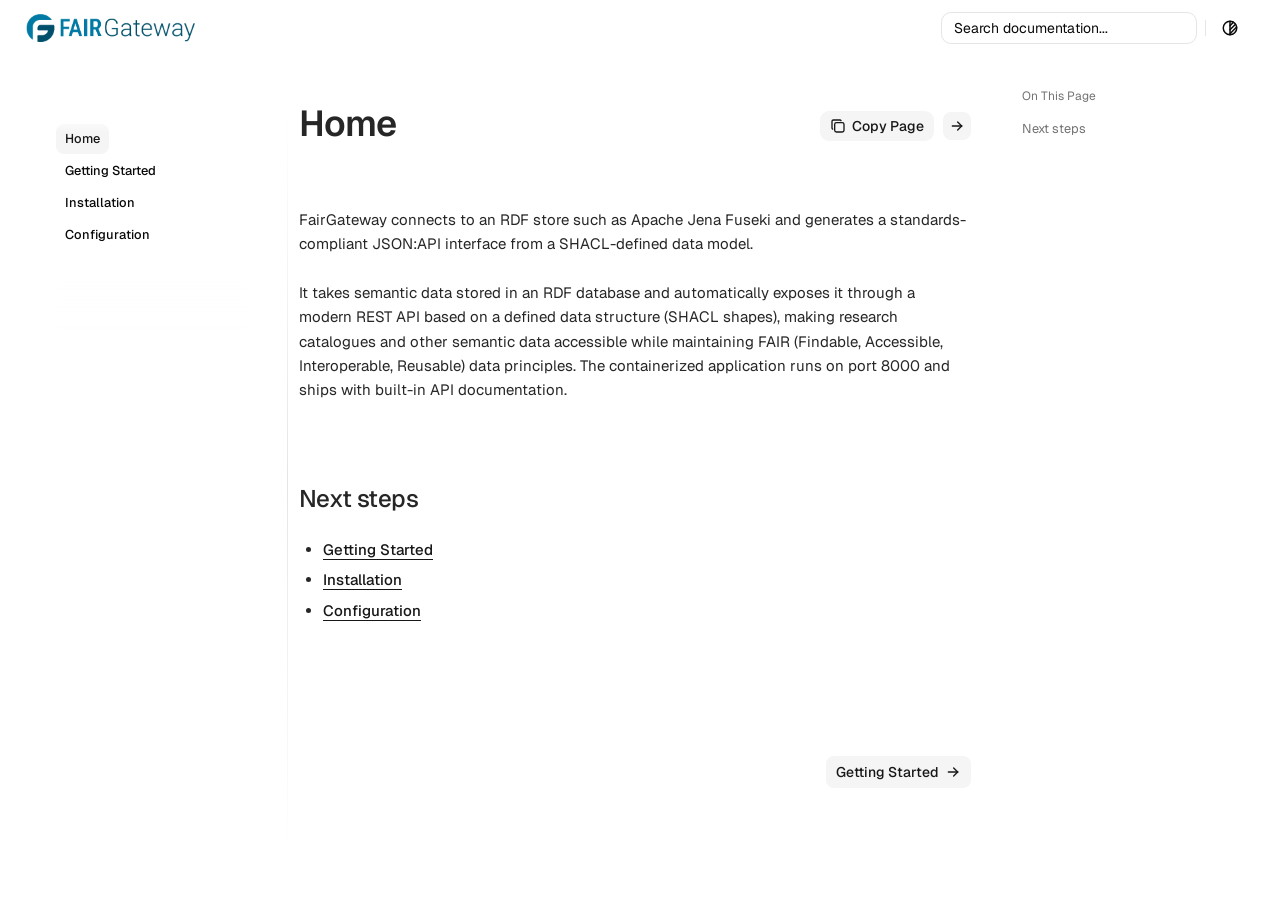
<file: index.html>
<!DOCTYPE html>

<html lang="en">

<head>
    <script>
        /* const base_url = "https://fairgateway.dev/"; */
        const base_url = (new URL(".", window.location)).href.replace(/\/+$/, ""); /* for search plugin notably */
        /* const root_relative_url = "."; */
    </script>
    <script integrity="sha384-m6cZ+Whl1ci89lidlu8DH4C+sZLNOYBvImtjUIhUK+iaNffXhqtbYgBVuuPfRsa0" src="js/dark.js"></script>


    <meta charset="utf-8" />
    <meta content="width=device-width, initial-scale=1" name="viewport" />

    
    



<title>FairGateway - Home</title>









<link rel="canonical" href="https://fairgateway.dev/">


<!-- Open Graph (Facebook, LinkedIn) -->

<meta property="og:title" content="Home">





<meta property="og:url" content="https://fairgateway.dev/">






<!-- Twitter Card -->

<meta name="twitter:title" content="Home">






<!-- JSON-LD Structured Data -->



    
    <link href="favicon.png" rel="icon" />

    <link href="css/base.css" rel="stylesheet" />
    <link href="css/geist.css" rel="stylesheet" />

    

    <style>
        :root {
            --theme-accent: oklch(62.3% 0.214 259.815);
        }
    </style>
    <link href="css/extra.css" rel="stylesheet" />

    

    <script integrity="sha384-V2jkXRy811qODUbfkLlkVJYBbf4h6XHAEjcU6ReASBPrJvTrlYh4GrI4t6GCju6n"
        src="js/callbacks.js"></script>

    

    

    

    
    <script>
    document.addEventListener("DOMContentLoaded", function () {
        document.querySelectorAll("a.headerlink").forEach(function (link) {
            link.addEventListener("click", function (e) {
                e.preventDefault();

                // Build the full URL with the anchor fragment
                const url = window.location.origin + window.location.pathname + this.getAttribute("href");

                navigator.clipboard.writeText(url).then(function () {
                    // Optional: brief visual feedback
                });
            });
        });
    });
</script>
    

    
    
</head>

<body
    class="text-foreground group/body overscroll-none font-sans antialiased [--footer-height:calc(var(--spacing)*14)] [--header-height:calc(var(--spacing)*14)] xl:[--footer-height:calc(var(--spacing)*24)] theme-default">
    <div class="bg-background relative z-10 flex min-h-svh flex-col" id="inner-body">
        <header class="bg-background sticky top-0 z-50 w-full" view-transition-name="header">
    <div class="container-wrapper 3xl:fixed:px-0 px-6">
        <div class="3xl:fixed:container flex h-(--header-height) items-center gap-2 **:data-[slot=separator]:!h-4">
            <button id="menu-button" data-slot="popover-trigger" onclick="onMobileMenuButtonClick(event)"
                class="group whitespace-nowrap rounded-md text-sm font-medium transition-all disabled:pointer-events-none disabled:opacity-50 [&amp;_svg]:pointer-events-none [&amp;_svg:not([class*='size-'])]:size-4 shrink-0 [&amp;_svg]:shrink-0 outline-none focus-visible:border-ring focus-visible:ring-ring/50 aria-invalid:ring-destructive/20 dark:aria-invalid:ring-destructive/40 aria-invalid:border-destructive hover:text-accent-foreground px-4 py-2 has-[&gt;svg]:px-3 extend-touch-target h-8 touch-manipulation items-center justify-start gap-2.5 !p-0 hover:bg-transparent focus-visible:bg-transparent focus-visible:ring-0 active:bg-transparent dark:hover:bg-transparent flex lg:hidden"
                type="button" aria-haspopup="dialog" aria-expanded="false" aria-controls="radix-«Rmplb»"
                data-state="closed">
                <div class="relative flex h-8 w-4 items-center justify-center">
                    <div class="relative size-4">
                        <!-- 16px x 16px -->
                        <svg xmlns="http://www.w3.org/2000/svg" viewBox="0 0 16 16" fill="none" stroke="currentColor"
                            stroke-width="2" stroke-linecap="round" stroke-linejoin="round">
                            <line x1="0" x2="16" y1="5" y2="5"
                                class="group-data-[state=open]:translate-y-[2.25px] group-data-[state=open]:-translate-x-[2.25px] group-data-[state=open]:rotate-45 transition-all duration-300 origin-center" />
                            <line x1="0" x2="16" y1="11" y2="11"
                                class="group-data-[state=open]:-translate-y-[2.25px] group-data-[state=open]:-translate-x-[2.25px] group-data-[state=open]:-rotate-45 transition-all duration-300 origin-center" />
                        </svg>
                    </div>

                    <span class="sr-only">Toggle Menu</span>
                </div>
                <span class="flex h-8 items-center text-lg leading-none font-medium">Menu</span>
            </button>
            <a data-slot="button"
                class="items-center justify-center gap-2 whitespace-nowrap rounded-md text-sm font-medium transition-all disabled:pointer-events-none disabled:opacity-50 [&_svg]:pointer-events-none [&_svg:not([class*='size-'])]:size-5 shrink-0 [&_svg]:shrink-0 outline-none focus-visible:border-ring focus-visible:ring-ring/50 focus-visible:ring-[3px] aria-invalid:ring-destructive/20 dark:aria-invalid:ring-destructive/40 aria-invalid:border-destructive hover:bg-accent hover:text-accent-foreground dark:hover:bg-accent/50 hidden h-8 lg:flex"
                href="https://fairgateway.dev/">
                <span class="size-8 flex flex-row justify-center items-center">
                    


<img class="size-5" src="logotransparent.png" alt="icon">



                </span>

                
            </a>
            
            <div class="ml-auto flex items-center gap-2 md:flex-1 md:justify-end">
                <div class="hidden w-full flex-1 md:flex md:w-auto md:flex-none">
                    <div class="hidden w-full flex-1 md:flex md:w-auto md:flex-none">
    <button onclick="onSearchBarClick(event)" data-slot="dialog-trigger" data-variant="outline" data-size="default"
        class="inline-flex shrink-0 items-center gap-2 text-sm whitespace-nowrap transition-all outline-none focus-visible:border-ring focus-visible:ring-[3px] focus-visible:ring-ring/50 disabled:pointer-events-none disabled:opacity-50 aria-invalid:border-destructive aria-invalid:ring-destructive/20 dark:aria-invalid:ring-destructive/40 [&amp;_svg]:pointer-events-none [&amp;_svg]:shrink-0 [&amp;_svg:not([class*='size-'])]:size-4 border bg-background hover:text-accent-foreground dark:border-input dark:hover:bg-input/50 px-4 py-2 has-[&gt;svg]:px-3 relative h-8 w-full justify-start rounded-lg pl-3 font-normal text-foreground shadow-none hover:bg-muted/50 sm:pr-12 md:w-48 lg:w-56 xl:w-64 dark:bg-card"
        type="button" aria-haspopup="dialog" aria-expanded="false" aria-controls="radix-_r_1_" data-state="closed">
        <span class="hidden lg:inline-flex">Search documentation...</span>
        <span class="inline-flex lg:hidden">Search...</span>
    </button>
</div>
<dialog id="search-dialog" onclick="onSearchDialogClick(event)"
    class="fixed top-1/2 left-1/2 -translate-x-1/2 -translate-y-1/2 bg-background rounded-lg shadow-lg border overflow-hidden p-0">
    <div class="w-lg gap-4">
        <div class="flex h-full w-full flex-col overflow-hidden rounded-md bg-popover text-popover-foreground">
            <div data-slot="command-input-wrapper" class="flex h-9 items-center gap-2 border-b px-3"><svg
                    xmlns="http://www.w3.org/2000/svg" width="24" height="24" viewBox="0 0 24 24" fill="none"
                    stroke="currentColor" stroke-width="2" stroke-linecap="round" stroke-linejoin="round"
                    class="lucide lucide-search size-4 shrink-0 opacity-50">
                    <circle cx="11" cy="11" r="8"></circle>
                    <path d="m21 21-4.3-4.3"></path>
                </svg>
                <input data-slot="command-input"
                    class="placeholder:text-muted-foreground flex h-10 w-full rounded-md bg-transparent py-3 text-sm outline-hidden disabled:cursor-not-allowed disabled:opacity-50"
                    placeholder="Search documentation..." cmdk-input="" autocomplete="off" autocorrect="off"
                    spellcheck="false" aria-autocomplete="list" role="combobox" aria-expanded="true"
                    aria-controls="radix-«r1t6»" aria-labelledby="radix-«r1t7»" id="radix-«r1t8»" type="text" value=""
                    aria-activedescendant="radix-«r1th»" oninput="onInputHandler(event)">
            </div>
        </div>
        <div id="mkdocs-search-results">
            <!-- search results go there -->
        </div>
    </div>
</dialog>
<script>
    document.removeEventListener("keydown", searchShortcutHandler);
    document.addEventListener("keydown", searchShortcutHandler);
</script>
                </div>
                
                <div data-orientation="vertical" role="none" data-slot="separator"
                    class="bg-border shrink-0 data-[orientation=horizontal]:h-px data-[orientation=horizontal]:w-full data-[orientation=vertical]:h-full data-[orientation=vertical]:w-px 3xl:flex hidden">
                </div>
                
                <button data-slot="button"
                    class="items-center justify-center gap-2 whitespace-nowrap rounded-md text-sm font-medium transition-all disabled:pointer-events-none disabled:opacity-50 [&amp;_svg]:pointer-events-none [&amp;_svg:not([class*='size-'])]:size-4 shrink-0 [&amp;_svg]:shrink-0 outline-none focus-visible:border-ring focus-visible:ring-ring/50 focus-visible:ring-[3px] aria-invalid:ring-destructive/20 dark:aria-invalid:ring-destructive/40 aria-invalid:border-destructive hover:bg-accent hover:text-accent-foreground dark:hover:bg-accent/50 size-8 3xl:flex hidden"
                    title="Toggle layout" onclick="toggleLayout(event)">
                    <span class="sr-only">Toggle layout</span>
                    <svg xmlns="http://www.w3.org/2000/svg" width="24" height="24" viewBox="0 0 24 24" fill="none"
                        stroke="currentColor" stroke-width="2" stroke-linecap="round" stroke-linejoin="round"
                        class="lucide lucide-gallery-horizontal">
                        <path d="M2 3v18"></path>
                        <rect width="12" height="18" x="6" y="3" rx="2"></rect>
                        <path d="M22 3v18"></path>
                    </svg>
                </button>
                <div data-orientation="vertical" role="none" data-slot="separator"
                    class="bg-border shrink-0 data-[orientation=horizontal]:h-px data-[orientation=horizontal]:w-full data-[orientation=vertical]:h-full data-[orientation=vertical]:w-px">
                </div>
                <button data-slot="button"
                    class="inline-flex items-center justify-center gap-2 whitespace-nowrap rounded-md text-sm font-medium transition-all disabled:pointer-events-none disabled:opacity-50 [&amp;_svg]:pointer-events-none [&amp;_svg:not([class*='size-'])]:size-4 shrink-0 [&amp;_svg]:shrink-0 outline-none focus-visible:border-ring focus-visible:ring-ring/50 focus-visible:ring-[3px] aria-invalid:ring-destructive/20 dark:aria-invalid:ring-destructive/40 aria-invalid:border-destructive hover:bg-accent hover:text-accent-foreground dark:hover:bg-accent/50 group/toggle extend-touch-target size-8"
                    title="Toggle theme" onclick="onThemeSwitch(event)">
                    <svg xmlns="http://www.w3.org/2000/svg" width="24" height="24" viewBox="0 0 24 24" fill="none"
                        stroke="currentColor" stroke-width="2" stroke-linecap="round" stroke-linejoin="round"
                        class="size-4.5">
                        <path stroke="none" d="M0 0h24v24H0z" fill="none"></path>
                        <path d="M12 12m-9 0a9 9 0 1 0 18 0a9 9 0 1 0 -18 0"></path>
                        <path d="M12 3l0 18"></path>
                        <path d="M12 9l4.65 -4.65"></path>
                        <path d="M12 14.3l7.37 -7.37"></path>
                        <path d="M12 19.6l8.85 -8.85"></path>
                    </svg>
                    <span class="sr-only">Toggle theme</span>
                </button>
            </div>
        </div>
    </div>
</header>
        <main class="flex flex-1 flex-col">
            <div class="container-wrapper flex flex-1 flex-col px-2">
                <div class="group/sidebar-wrapper has-data-[variant=inset]:bg-sidebar flex w-full 3xl:fixed:container 3xl:fixed:px-3 min-h-min flex-1 items-start px-0 [--sidebar-width:220px] [--top-spacing:0] lg:grid lg:grid-cols-[var(--sidebar-width)_minmax(0,1fr)] lg:[--sidebar-width:240px] lg:[--top-spacing:calc(var(--spacing)*4)]"
                    data-slot="sidebar-wrapper"
                    style="--sidebar-width:calc(var(--spacing) * 72);--sidebar-width-icon:3rem;">
                    <div class="w-(--sidebar-width) flex-col text-sidebar-foreground sticky top-[calc(var(--header-height)+0.6rem)] z-30 hidden h-[calc(100svh-10rem)] overscroll-none bg-transparent [--sidebar-menu-width:--spacing(56)] lg:flex"
                        data-slot="sidebar">
                        <div class="h-9"></div>
                        <div
                            class="absolute top-8 z-10 h-8 w-(--sidebar-menu-width) shrink-0 bg-gradient-to-b from-background via-background/80 to-background/50 blur-xs">
                        </div>
                        <div
                            class="absolute top-12 right-2 bottom-0 hidden h-full w-px bg-gradient-to-b from-transparent via-border to-transparent lg:flex">
                        </div>
                        <div class="flex min-h-0 flex-1 flex-col gap-2 overflow-auto group-data-[collapsible=icon]:overflow-hidden mx-auto no-scrollbar w-(--sidebar-menu-width) overflow-x-hidden px-2"
                            data-sidebar="content" data-slot="sidebar-content" view-transition-name="sidebar">
                            











<div data-slot="sidebar-group" data-sidebar="group" class="relative flex w-full min-w-0 flex-col p-2 pt-6">
    <div data-slot="sidebar-group-content" data-sidebar="group-content" class="w-full text-sm">
        <ul data-slot="sidebar-menu" data-sidebar="menu" class="flex w-full min-w-0 flex-col gap-0.5">
            
            
            
            <li data-slot="sidebar-menu-item" data-sidebar="menu-item" class="group/menu-item relative">
    <a data-slot="sidebar-menu-button" data-active="true" data-sidebar="menu-button"
        data-size="default" href="."
        class="peer/menu-button flex items-center gap-2 rounded-md p-2 text-left ring-sidebar-ring outline-hidden transition-[width,height,padding] group-has-data-[sidebar=menu-action]/menu-item:pr-8 group-data-[collapsible=icon]:size-8! group-data-[collapsible=icon]:p-2! focus-visible:ring-2 active:bg-sidebar-accent active:text-sidebar-accent-foreground disabled:pointer-events-none disabled:opacity-50 aria-disabled:pointer-events-none aria-disabled:opacity-50 data-[active=true]:font-medium data-[active=true]:text-sidebar-accent-foreground data-[state=open]:hover:bg-sidebar-accent data-[state=open]:hover:text-sidebar-accent-foreground [&>span:last-child]:truncate [&>svg]:size-4 [&>svg]:shrink-0 hover:bg-sidebar-accent hover:text-sidebar-accent-foreground relative h-[30px] w-fit overflow-visible border border-transparent text-[0.8rem] font-medium after:absolute after:inset-x-0 after:-inset-y-1 after:z-0 after:rounded-md data-[active=true]:border-accent data-[active=true]:bg-accent 3xl:fixed:w-full 3xl:fixed:max-w-48">

        
        Home
        

        

        

        
    </a>
</li>
            
            
            
            
            <li data-slot="sidebar-menu-item" data-sidebar="menu-item" class="group/menu-item relative">
    <a data-slot="sidebar-menu-button" data-active="false" data-sidebar="menu-button"
        data-size="default" href="getting-started/"
        class="peer/menu-button flex items-center gap-2 rounded-md p-2 text-left ring-sidebar-ring outline-hidden transition-[width,height,padding] group-has-data-[sidebar=menu-action]/menu-item:pr-8 group-data-[collapsible=icon]:size-8! group-data-[collapsible=icon]:p-2! focus-visible:ring-2 active:bg-sidebar-accent active:text-sidebar-accent-foreground disabled:pointer-events-none disabled:opacity-50 aria-disabled:pointer-events-none aria-disabled:opacity-50 data-[active=true]:font-medium data-[active=true]:text-sidebar-accent-foreground data-[state=open]:hover:bg-sidebar-accent data-[state=open]:hover:text-sidebar-accent-foreground [&>span:last-child]:truncate [&>svg]:size-4 [&>svg]:shrink-0 hover:bg-sidebar-accent hover:text-sidebar-accent-foreground relative h-[30px] w-fit overflow-visible border border-transparent text-[0.8rem] font-medium after:absolute after:inset-x-0 after:-inset-y-1 after:z-0 after:rounded-md data-[active=true]:border-accent data-[active=true]:bg-accent 3xl:fixed:w-full 3xl:fixed:max-w-48">

        
        Getting Started
        

        

        

        
    </a>
</li>
            
            
            
            
            <li data-slot="sidebar-menu-item" data-sidebar="menu-item" class="group/menu-item relative">
    <a data-slot="sidebar-menu-button" data-active="false" data-sidebar="menu-button"
        data-size="default" href="installation/"
        class="peer/menu-button flex items-center gap-2 rounded-md p-2 text-left ring-sidebar-ring outline-hidden transition-[width,height,padding] group-has-data-[sidebar=menu-action]/menu-item:pr-8 group-data-[collapsible=icon]:size-8! group-data-[collapsible=icon]:p-2! focus-visible:ring-2 active:bg-sidebar-accent active:text-sidebar-accent-foreground disabled:pointer-events-none disabled:opacity-50 aria-disabled:pointer-events-none aria-disabled:opacity-50 data-[active=true]:font-medium data-[active=true]:text-sidebar-accent-foreground data-[state=open]:hover:bg-sidebar-accent data-[state=open]:hover:text-sidebar-accent-foreground [&>span:last-child]:truncate [&>svg]:size-4 [&>svg]:shrink-0 hover:bg-sidebar-accent hover:text-sidebar-accent-foreground relative h-[30px] w-fit overflow-visible border border-transparent text-[0.8rem] font-medium after:absolute after:inset-x-0 after:-inset-y-1 after:z-0 after:rounded-md data-[active=true]:border-accent data-[active=true]:bg-accent 3xl:fixed:w-full 3xl:fixed:max-w-48">

        
        Installation
        

        

        

        
    </a>
</li>
            
            
            
            
            <li data-slot="sidebar-menu-item" data-sidebar="menu-item" class="group/menu-item relative">
    <a data-slot="sidebar-menu-button" data-active="false" data-sidebar="menu-button"
        data-size="default" href="configuration/"
        class="peer/menu-button flex items-center gap-2 rounded-md p-2 text-left ring-sidebar-ring outline-hidden transition-[width,height,padding] group-has-data-[sidebar=menu-action]/menu-item:pr-8 group-data-[collapsible=icon]:size-8! group-data-[collapsible=icon]:p-2! focus-visible:ring-2 active:bg-sidebar-accent active:text-sidebar-accent-foreground disabled:pointer-events-none disabled:opacity-50 aria-disabled:pointer-events-none aria-disabled:opacity-50 data-[active=true]:font-medium data-[active=true]:text-sidebar-accent-foreground data-[state=open]:hover:bg-sidebar-accent data-[state=open]:hover:text-sidebar-accent-foreground [&>span:last-child]:truncate [&>svg]:size-4 [&>svg]:shrink-0 hover:bg-sidebar-accent hover:text-sidebar-accent-foreground relative h-[30px] w-fit overflow-visible border border-transparent text-[0.8rem] font-medium after:absolute after:inset-x-0 after:-inset-y-1 after:z-0 after:rounded-md data-[active=true]:border-accent data-[active=true]:bg-accent 3xl:fixed:w-full 3xl:fixed:max-w-48">

        
        Configuration
        

        

        

        
    </a>
</li>
            
            
        </ul>
    </div>
</div>






<div
    class="sticky -bottom-1 z-10 h-16 shrink-0 bg-gradient-to-t from-background via-background/80 to-background/50 blur-xs">
</div>

                        </div>
                    </div>
                    <div class="h-full w-full">
                        <div class="flex items-stretch text-[1.05rem] sm:text-[15px] xl:w-full" data-slot="docs">

                            <div class="flex min-w-0 flex-1 flex-col">
                                <div class="h-(--top-spacing) shrink-0"></div>
                                
                                
                                <article class="w-full" view-transition-name="page">
  <div class="flex flex-col gap-2">
    <div class="flex flex-col gap-2">
      <div id="page-header" class="flex items-start justify-between">
        <h1 class="scroll-m-20 text-4xl font-semibold tracking-tight sm:text-3xl xl:text-4xl">
          Home
        </h1>

        <div class="flex items-center gap-2 pt-1.5">
          
          <button
    onclick="fetch(`.`).then((r) => r.text()).then((text) => navigator.clipboard.write([new ClipboardItem({ 'text/plain': text })]))"
    data-slot="button" class="secondary cursor-pointer">
    <svg xmlns="http://www.w3.org/2000/svg" width="24" height="24" viewBox="0 0 24 24" fill="none" stroke="currentColor"
        stroke-width="2" stroke-linecap="round" stroke-linejoin="round" class="tabler-icon tabler-icon-copy ">
        <path
            d="M7 7m0 2.667a2.667 2.667 0 0 1 2.667 -2.667h8.666a2.667 2.667 0 0 1 2.667 2.667v8.666a2.667 2.667 0 0 1 -2.667 2.667h-8.666a2.667 2.667 0 0 1 -2.667 -2.667z">
        </path>
        <path d="M4.012 16.737a2.005 2.005 0 0 1 -1.012 -1.737v-10c0 -1.1 .9 -2 2 -2h10c.75 0 1.158 .385 1.5 1"></path>
    </svg>
    <span class="max-md:hidden">Copy Page</span>
</button>
          
          
          
          <a data-slot="button" id="next-button"
            class="inline-flex items-center justify-center gap-2 whitespace-nowrap rounded-md text-sm font-medium transition-all disabled:pointer-events-none disabled:opacity-50 [&amp;_svg]:pointer-events-none [&amp;_svg:not([class*='size-'])]:size-4 shrink-0 [&amp;_svg]:shrink-0 outline-none focus-visible:border-ring focus-visible:ring-ring/50 focus-visible:ring-[3px] aria-invalid:ring-destructive/20 dark:aria-invalid:ring-destructive/40 aria-invalid:border-destructive bg-secondary text-secondary-foreground hover:bg-secondary/80 extend-touch-target size-8 shadow-none md:size-7"
            href="getting-started/">
            <span class="sr-only">Next</span>
            <svg xmlns="http://www.w3.org/2000/svg" width="24" height="24" viewBox="0 0 24 24" fill="none"
              stroke="currentColor" stroke-width="2" stroke-linecap="round" stroke-linejoin="round"
              class="tabler-icon tabler-icon-arrow-right">
              <path d="M5 12l14 0"></path>
              <path d="M13 18l6 -6"></path>
              <path d="M13 6l6 6"></path>
            </svg>
          </a>
          
        </div>
      </div>
      
    </div>
    <div class="flex justify-end items-center">
      
      
    </div>
  </div>
  <div class="typography w-full flex-1 *:data-[slot=alert]:first:mt-0">
    <h1 id="fairgateway">FairGateway</h1>
<p>FairGateway connects to an RDF store such as Apache Jena Fuseki and generates a
standards-compliant JSON:API interface from a SHACL-defined data model.</p>
<p>It takes semantic data stored in an RDF database and automatically exposes it
through a modern REST API based on a defined data structure (SHACL shapes),
making research catalogues and other semantic data accessible while
maintaining FAIR (Findable, Accessible, Interoperable, Reusable) data
principles. The containerized application runs on port 8000 and ships with
built-in API documentation.</p>
<h2 id="next-steps">Next steps</h2>
<ul>
<li><a href="getting-started/">Getting Started</a></li>
<li><a href="installation/">Installation</a></li>
<li><a href="configuration/">Configuration</a></li>
</ul>
  </div>
  
  <script>
    document.querySelectorAll('article h2, article h3').forEach((header) => {
      toc.observer.observe(header);
    });
  </script>
</article>
                                <div class="mx-auto flex flex-wrap h-16 w-full max-w-2xl items-center gap-2 px-4 md:px-0">
    
    
    <a data-slot="button"
        class="inline-flex items-center justify-center whitespace-nowrap text-sm font-medium transition-all disabled:pointer-events-none disabled:opacity-50 [&amp;_svg]:pointer-events-none [&amp;_svg:not([class*='size-'])]:size-4 shrink-0 [&amp;_svg]:shrink-0 outline-none focus-visible:border-ring focus-visible:ring-ring/50 focus-visible:ring-[3px] aria-invalid:ring-destructive/20 dark:aria-invalid:ring-destructive/40 aria-invalid:border-destructive bg-secondary text-secondary-foreground hover:bg-secondary/80 h-8 rounded-md gap-1.5 px-3 has-[&gt;svg]:px-2.5 ml-auto shadow-none"
        href="getting-started/">
        <span class="max-[500px]:hidden">Getting Started</span>
        <svg xmlns="http://www.w3.org/2000/svg" width="24" height="24" viewBox="0 0 24 24" fill="none"
            stroke="currentColor" stroke-width="2" stroke-linecap="round" stroke-linejoin="round"
            class="tabler-icon tabler-icon-arrow-right ">
            <path d="M5 12l14 0"></path>
            <path d="M13 18l6 -6"></path>
            <path d="M13 6l6 6"></path>
        </svg>
    </a>
    
</div>
                                
                                
                            </div>
                            
                            <dialog id="bottom-sidebar" onclick="onBottomSidebarDialogClick(event)" class="bg-transparent"
    style="position: fixed; left: 0px; top: 0px; transform: translate(0px, 58px); min-width: max-content; --radix-popper-transform-origin: 0% 0px; will-change: transform; z-index: 50; --radix-popper-available-width: 504px; --radix-popper-available-height: 857px; --radix-popper-anchor-width: 72.94999694824219px; --radix-popper-anchor-height: 32px;">
    <div data-side="bottom" data-align="start" data-state="open" role="dialog" data-slot="popover-content"
        class="text-popover-foreground data-[state=open]:animate-in data-[state=closed]:animate-out data-[state=closed]:fade-out-0 data-[state=open]:fade-in-0 data-[state=closed]:zoom-out-95 data-[state=open]:zoom-in-95 data-[side=bottom]:slide-in-from-top-2 data-[side=left]:slide-in-from-right-2 data-[side=right]:slide-in-from-left-2 data-[side=top]:slide-in-from-bottom-2 z-50 origin-(--radix-popover-content-transform-origin) border outline-hidden bg-background/90 no-scrollbar h-(--radix-popper-available-height) w-(--radix-popper-available-width) overflow-y-auto rounded-none border-none p-0 shadow-none backdrop-blur duration-100"
        style="--radix-popover-content-transform-origin: var(--radix-popper-transform-origin); --radix-popover-content-available-width: var(--radix-popper-available-width); --radix-popover-content-available-height: var(--radix-popper-available-height); --radix-popover-trigger-width: var(--radix-popper-anchor-width); --radix-popover-trigger-height: var(--radix-popper-anchor-height);"
        tabindex="-1">
        <div class="flex flex-col gap-12 overflow-auto px-6 py-6">
            
            
            

            
            <div class="flex flex-col gap-4">
                <div class="text-muted-foreground text-sm font-medium">Menu</div>
                <div class="flex flex-col gap-3">
                    
                    <a class="text-2xl font-medium" href=".">
                        
                        Home
                        
                    </a>
                    
                    <a class="text-2xl font-medium" href="getting-started/">
                        
                        Getting Started
                        
                    </a>
                    
                    <a class="text-2xl font-medium" href="installation/">
                        
                        Installation
                        
                    </a>
                    
                    <a class="text-2xl font-medium" href="configuration/">
                        
                        Configuration
                        
                    </a>
                    
                </div>
            </div>
            

            
            

        </div>
    </div>
</dialog>
                            <div
                                class="sticky top-[calc(var(--header-height)+1px)] ml-auto hidden h-[calc(100svh-var(--header-height)-var(--footer-height))] w-72 flex-col gap-4 overflow-hidden overscroll-none pb-8 xl:flex">
                                <div class="h-(--top-spacing) shrink-0"></div>
                                
                                
                                <div id="toc" view-transition-name="toc" class="no-scrollbar overflow-y-auto px-8">
    <div class="flex flex-col gap-2 p-4 pt-0 text-sm">
        <p class="text-muted-foreground bg-background sticky top-0 h-6 text-xs">On This Page</p>
        
        
        
        
        <a href="#next-steps"
            class="text-muted-foreground hover:text-foreground data-[active=true]:text-foreground text-[0.8rem] no-underline transition-colors data-[depth=3]:pl-4 data-[depth=4]:pl-6"
            data-active="false" data-depth="2" onClick="deferSetActiveTocLink('#next-steps');">
            Next steps
        </a>
        

        
        
        
        

    </div>
    <div class="h-12"></div>

</div>
                                
                                
                            </div>

                        </div>
                    </div>
                </div>
            </div>
        </main>
        <footer view-transition-name="footer"
    class="group-has-[.section-soft]/body:bg-surface/40 3xl:fixed:bg-transparent dark:bg-transparent">
    <div class="container-wrapper px-4 xl:px-6">
        <div class="flex h-(--footer-height) items-center justify-between">
            <div class="text-muted-foreground w-full text-center text-xs leading-loose sm:text-sm">
                
                <a href="https://github.com/asiffer/mkdocs-shadcn">shadcn theme</a> provided by
                <a href="https://github.com/asiffer">@asiffer</a>
            </div>
        </div>
    </div>
</footer>
    </div>
     

<script src="search/main.js"></script>


    

    <script integrity="sha384-JLNLRFGzvOp0up707XKgSnAjjt1w5BF/+lbeLQvlf6mNwf0m89IXFdpNAk4t6Hcs"
        src="js/copy-button.js"></script>
    <script integrity="sha384-JBx6cBEiyhK1KPwZgBHiI6GDaAmvlOxMQFyWAZTEpW5Ifo5XQ2LBcJ61GVOumwF1"
        src="js/sidebar.js"></script>
    <script integrity="sha384-fNURFMRt0p/HqXnQnV4+CT9dX1GiU5F0fC3pFbg7gfoANytoUMErSW7suWSBkSuF"
        src="js/slider.js"></script>
    <script>updatePygmentsStylesheet();</script>
    
    <script>fetchStargazers("None");</script>
    
    
    
    <script type="speculationrules">
{
  "prerender": [
    {
      "where": {
          "selector_matches": ["#next-button", "#previous-button"]
      }
    }
  ]
}
</script>
</body>

</html>
</file>
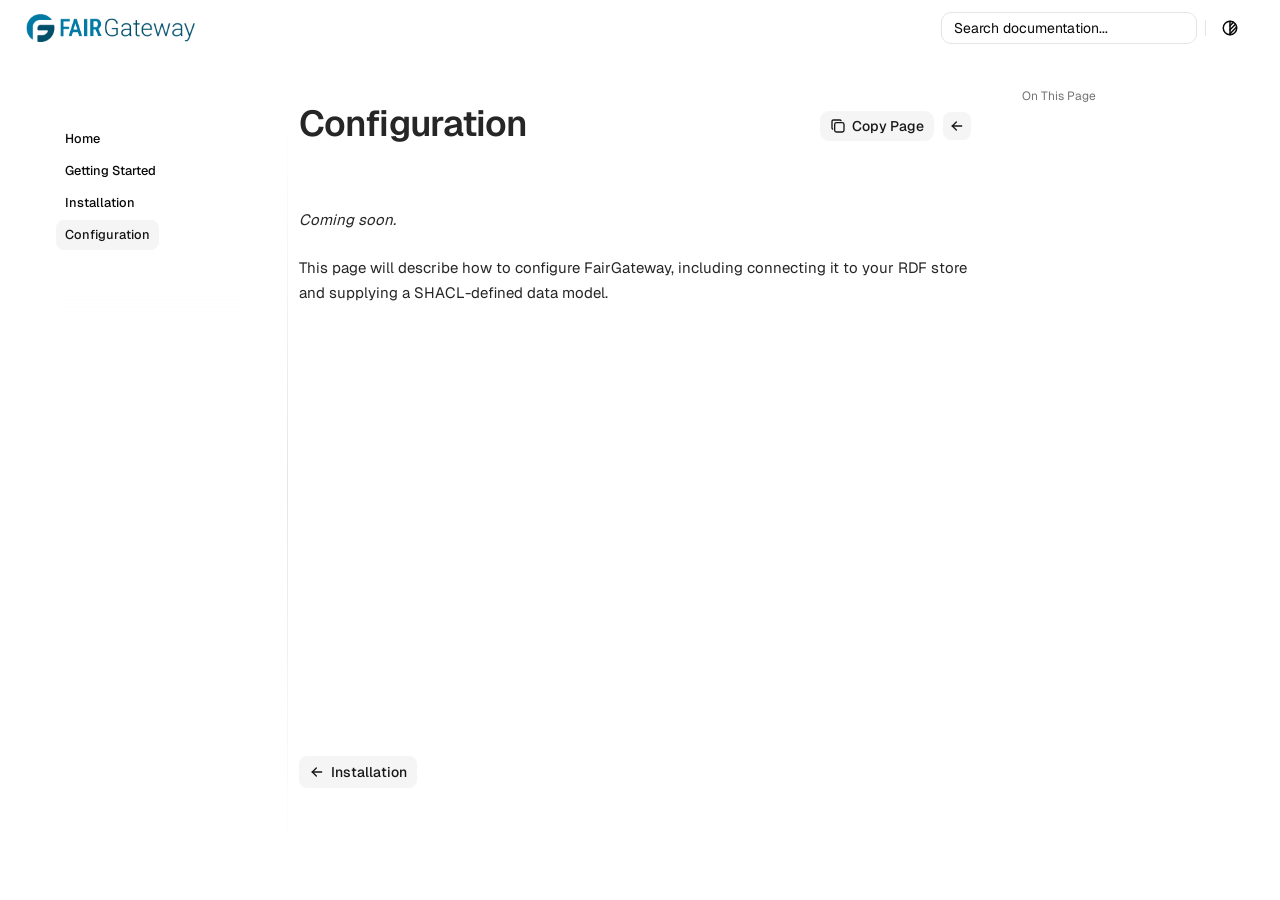
<file: configuration/index.html>
<!DOCTYPE html>

<html lang="en">

<head>
    <script>
        /* const base_url = "https://fairgateway.dev/"; */
        const base_url = (new URL("..", window.location)).href.replace(/\/+$/, ""); /* for search plugin notably */
        /* const root_relative_url = ".."; */
    </script>
    <script integrity="sha384-m6cZ+Whl1ci89lidlu8DH4C+sZLNOYBvImtjUIhUK+iaNffXhqtbYgBVuuPfRsa0" src="../js/dark.js"></script>


    <meta charset="utf-8" />
    <meta content="width=device-width, initial-scale=1" name="viewport" />

    
    



<title>FairGateway - Configuration</title>









<link rel="canonical" href="https://fairgateway.dev/configuration/">


<!-- Open Graph (Facebook, LinkedIn) -->

<meta property="og:title" content="Configuration">





<meta property="og:url" content="https://fairgateway.dev/configuration/">






<!-- Twitter Card -->

<meta name="twitter:title" content="Configuration">






<!-- JSON-LD Structured Data -->



    
    <link href="../favicon.png" rel="icon" />

    <link href="../css/base.css" rel="stylesheet" />
    <link href="../css/geist.css" rel="stylesheet" />

    

    <style>
        :root {
            --theme-accent: oklch(62.3% 0.214 259.815);
        }
    </style>
    <link href="../css/extra.css" rel="stylesheet" />

    

    <script integrity="sha384-V2jkXRy811qODUbfkLlkVJYBbf4h6XHAEjcU6ReASBPrJvTrlYh4GrI4t6GCju6n"
        src="../js/callbacks.js"></script>

    

    

    

    
    <script>
    document.addEventListener("DOMContentLoaded", function () {
        document.querySelectorAll("a.headerlink").forEach(function (link) {
            link.addEventListener("click", function (e) {
                e.preventDefault();

                // Build the full URL with the anchor fragment
                const url = window.location.origin + window.location.pathname + this.getAttribute("href");

                navigator.clipboard.writeText(url).then(function () {
                    // Optional: brief visual feedback
                });
            });
        });
    });
</script>
    

    
    
</head>

<body
    class="text-foreground group/body overscroll-none font-sans antialiased [--footer-height:calc(var(--spacing)*14)] [--header-height:calc(var(--spacing)*14)] xl:[--footer-height:calc(var(--spacing)*24)] theme-default">
    <div class="bg-background relative z-10 flex min-h-svh flex-col" id="inner-body">
        <header class="bg-background sticky top-0 z-50 w-full" view-transition-name="header">
    <div class="container-wrapper 3xl:fixed:px-0 px-6">
        <div class="3xl:fixed:container flex h-(--header-height) items-center gap-2 **:data-[slot=separator]:!h-4">
            <button id="menu-button" data-slot="popover-trigger" onclick="onMobileMenuButtonClick(event)"
                class="group whitespace-nowrap rounded-md text-sm font-medium transition-all disabled:pointer-events-none disabled:opacity-50 [&amp;_svg]:pointer-events-none [&amp;_svg:not([class*='size-'])]:size-4 shrink-0 [&amp;_svg]:shrink-0 outline-none focus-visible:border-ring focus-visible:ring-ring/50 aria-invalid:ring-destructive/20 dark:aria-invalid:ring-destructive/40 aria-invalid:border-destructive hover:text-accent-foreground px-4 py-2 has-[&gt;svg]:px-3 extend-touch-target h-8 touch-manipulation items-center justify-start gap-2.5 !p-0 hover:bg-transparent focus-visible:bg-transparent focus-visible:ring-0 active:bg-transparent dark:hover:bg-transparent flex lg:hidden"
                type="button" aria-haspopup="dialog" aria-expanded="false" aria-controls="radix-«Rmplb»"
                data-state="closed">
                <div class="relative flex h-8 w-4 items-center justify-center">
                    <div class="relative size-4">
                        <!-- 16px x 16px -->
                        <svg xmlns="http://www.w3.org/2000/svg" viewBox="0 0 16 16" fill="none" stroke="currentColor"
                            stroke-width="2" stroke-linecap="round" stroke-linejoin="round">
                            <line x1="0" x2="16" y1="5" y2="5"
                                class="group-data-[state=open]:translate-y-[2.25px] group-data-[state=open]:-translate-x-[2.25px] group-data-[state=open]:rotate-45 transition-all duration-300 origin-center" />
                            <line x1="0" x2="16" y1="11" y2="11"
                                class="group-data-[state=open]:-translate-y-[2.25px] group-data-[state=open]:-translate-x-[2.25px] group-data-[state=open]:-rotate-45 transition-all duration-300 origin-center" />
                        </svg>
                    </div>

                    <span class="sr-only">Toggle Menu</span>
                </div>
                <span class="flex h-8 items-center text-lg leading-none font-medium">Menu</span>
            </button>
            <a data-slot="button"
                class="items-center justify-center gap-2 whitespace-nowrap rounded-md text-sm font-medium transition-all disabled:pointer-events-none disabled:opacity-50 [&_svg]:pointer-events-none [&_svg:not([class*='size-'])]:size-5 shrink-0 [&_svg]:shrink-0 outline-none focus-visible:border-ring focus-visible:ring-ring/50 focus-visible:ring-[3px] aria-invalid:ring-destructive/20 dark:aria-invalid:ring-destructive/40 aria-invalid:border-destructive hover:bg-accent hover:text-accent-foreground dark:hover:bg-accent/50 hidden h-8 lg:flex"
                href="https://fairgateway.dev/">
                <span class="size-8 flex flex-row justify-center items-center">
                    


<img class="size-5" src="../logotransparent.png" alt="icon">



                </span>

                
            </a>
            
            <div class="ml-auto flex items-center gap-2 md:flex-1 md:justify-end">
                <div class="hidden w-full flex-1 md:flex md:w-auto md:flex-none">
                    <div class="hidden w-full flex-1 md:flex md:w-auto md:flex-none">
    <button onclick="onSearchBarClick(event)" data-slot="dialog-trigger" data-variant="outline" data-size="default"
        class="inline-flex shrink-0 items-center gap-2 text-sm whitespace-nowrap transition-all outline-none focus-visible:border-ring focus-visible:ring-[3px] focus-visible:ring-ring/50 disabled:pointer-events-none disabled:opacity-50 aria-invalid:border-destructive aria-invalid:ring-destructive/20 dark:aria-invalid:ring-destructive/40 [&amp;_svg]:pointer-events-none [&amp;_svg]:shrink-0 [&amp;_svg:not([class*='size-'])]:size-4 border bg-background hover:text-accent-foreground dark:border-input dark:hover:bg-input/50 px-4 py-2 has-[&gt;svg]:px-3 relative h-8 w-full justify-start rounded-lg pl-3 font-normal text-foreground shadow-none hover:bg-muted/50 sm:pr-12 md:w-48 lg:w-56 xl:w-64 dark:bg-card"
        type="button" aria-haspopup="dialog" aria-expanded="false" aria-controls="radix-_r_1_" data-state="closed">
        <span class="hidden lg:inline-flex">Search documentation...</span>
        <span class="inline-flex lg:hidden">Search...</span>
    </button>
</div>
<dialog id="search-dialog" onclick="onSearchDialogClick(event)"
    class="fixed top-1/2 left-1/2 -translate-x-1/2 -translate-y-1/2 bg-background rounded-lg shadow-lg border overflow-hidden p-0">
    <div class="w-lg gap-4">
        <div class="flex h-full w-full flex-col overflow-hidden rounded-md bg-popover text-popover-foreground">
            <div data-slot="command-input-wrapper" class="flex h-9 items-center gap-2 border-b px-3"><svg
                    xmlns="http://www.w3.org/2000/svg" width="24" height="24" viewBox="0 0 24 24" fill="none"
                    stroke="currentColor" stroke-width="2" stroke-linecap="round" stroke-linejoin="round"
                    class="lucide lucide-search size-4 shrink-0 opacity-50">
                    <circle cx="11" cy="11" r="8"></circle>
                    <path d="m21 21-4.3-4.3"></path>
                </svg>
                <input data-slot="command-input"
                    class="placeholder:text-muted-foreground flex h-10 w-full rounded-md bg-transparent py-3 text-sm outline-hidden disabled:cursor-not-allowed disabled:opacity-50"
                    placeholder="Search documentation..." cmdk-input="" autocomplete="off" autocorrect="off"
                    spellcheck="false" aria-autocomplete="list" role="combobox" aria-expanded="true"
                    aria-controls="radix-«r1t6»" aria-labelledby="radix-«r1t7»" id="radix-«r1t8»" type="text" value=""
                    aria-activedescendant="radix-«r1th»" oninput="onInputHandler(event)">
            </div>
        </div>
        <div id="mkdocs-search-results">
            <!-- search results go there -->
        </div>
    </div>
</dialog>
<script>
    document.removeEventListener("keydown", searchShortcutHandler);
    document.addEventListener("keydown", searchShortcutHandler);
</script>
                </div>
                
                <div data-orientation="vertical" role="none" data-slot="separator"
                    class="bg-border shrink-0 data-[orientation=horizontal]:h-px data-[orientation=horizontal]:w-full data-[orientation=vertical]:h-full data-[orientation=vertical]:w-px 3xl:flex hidden">
                </div>
                
                <button data-slot="button"
                    class="items-center justify-center gap-2 whitespace-nowrap rounded-md text-sm font-medium transition-all disabled:pointer-events-none disabled:opacity-50 [&amp;_svg]:pointer-events-none [&amp;_svg:not([class*='size-'])]:size-4 shrink-0 [&amp;_svg]:shrink-0 outline-none focus-visible:border-ring focus-visible:ring-ring/50 focus-visible:ring-[3px] aria-invalid:ring-destructive/20 dark:aria-invalid:ring-destructive/40 aria-invalid:border-destructive hover:bg-accent hover:text-accent-foreground dark:hover:bg-accent/50 size-8 3xl:flex hidden"
                    title="Toggle layout" onclick="toggleLayout(event)">
                    <span class="sr-only">Toggle layout</span>
                    <svg xmlns="http://www.w3.org/2000/svg" width="24" height="24" viewBox="0 0 24 24" fill="none"
                        stroke="currentColor" stroke-width="2" stroke-linecap="round" stroke-linejoin="round"
                        class="lucide lucide-gallery-horizontal">
                        <path d="M2 3v18"></path>
                        <rect width="12" height="18" x="6" y="3" rx="2"></rect>
                        <path d="M22 3v18"></path>
                    </svg>
                </button>
                <div data-orientation="vertical" role="none" data-slot="separator"
                    class="bg-border shrink-0 data-[orientation=horizontal]:h-px data-[orientation=horizontal]:w-full data-[orientation=vertical]:h-full data-[orientation=vertical]:w-px">
                </div>
                <button data-slot="button"
                    class="inline-flex items-center justify-center gap-2 whitespace-nowrap rounded-md text-sm font-medium transition-all disabled:pointer-events-none disabled:opacity-50 [&amp;_svg]:pointer-events-none [&amp;_svg:not([class*='size-'])]:size-4 shrink-0 [&amp;_svg]:shrink-0 outline-none focus-visible:border-ring focus-visible:ring-ring/50 focus-visible:ring-[3px] aria-invalid:ring-destructive/20 dark:aria-invalid:ring-destructive/40 aria-invalid:border-destructive hover:bg-accent hover:text-accent-foreground dark:hover:bg-accent/50 group/toggle extend-touch-target size-8"
                    title="Toggle theme" onclick="onThemeSwitch(event)">
                    <svg xmlns="http://www.w3.org/2000/svg" width="24" height="24" viewBox="0 0 24 24" fill="none"
                        stroke="currentColor" stroke-width="2" stroke-linecap="round" stroke-linejoin="round"
                        class="size-4.5">
                        <path stroke="none" d="M0 0h24v24H0z" fill="none"></path>
                        <path d="M12 12m-9 0a9 9 0 1 0 18 0a9 9 0 1 0 -18 0"></path>
                        <path d="M12 3l0 18"></path>
                        <path d="M12 9l4.65 -4.65"></path>
                        <path d="M12 14.3l7.37 -7.37"></path>
                        <path d="M12 19.6l8.85 -8.85"></path>
                    </svg>
                    <span class="sr-only">Toggle theme</span>
                </button>
            </div>
        </div>
    </div>
</header>
        <main class="flex flex-1 flex-col">
            <div class="container-wrapper flex flex-1 flex-col px-2">
                <div class="group/sidebar-wrapper has-data-[variant=inset]:bg-sidebar flex w-full 3xl:fixed:container 3xl:fixed:px-3 min-h-min flex-1 items-start px-0 [--sidebar-width:220px] [--top-spacing:0] lg:grid lg:grid-cols-[var(--sidebar-width)_minmax(0,1fr)] lg:[--sidebar-width:240px] lg:[--top-spacing:calc(var(--spacing)*4)]"
                    data-slot="sidebar-wrapper"
                    style="--sidebar-width:calc(var(--spacing) * 72);--sidebar-width-icon:3rem;">
                    <div class="w-(--sidebar-width) flex-col text-sidebar-foreground sticky top-[calc(var(--header-height)+0.6rem)] z-30 hidden h-[calc(100svh-10rem)] overscroll-none bg-transparent [--sidebar-menu-width:--spacing(56)] lg:flex"
                        data-slot="sidebar">
                        <div class="h-9"></div>
                        <div
                            class="absolute top-8 z-10 h-8 w-(--sidebar-menu-width) shrink-0 bg-gradient-to-b from-background via-background/80 to-background/50 blur-xs">
                        </div>
                        <div
                            class="absolute top-12 right-2 bottom-0 hidden h-full w-px bg-gradient-to-b from-transparent via-border to-transparent lg:flex">
                        </div>
                        <div class="flex min-h-0 flex-1 flex-col gap-2 overflow-auto group-data-[collapsible=icon]:overflow-hidden mx-auto no-scrollbar w-(--sidebar-menu-width) overflow-x-hidden px-2"
                            data-sidebar="content" data-slot="sidebar-content" view-transition-name="sidebar">
                            











<div data-slot="sidebar-group" data-sidebar="group" class="relative flex w-full min-w-0 flex-col p-2 pt-6">
    <div data-slot="sidebar-group-content" data-sidebar="group-content" class="w-full text-sm">
        <ul data-slot="sidebar-menu" data-sidebar="menu" class="flex w-full min-w-0 flex-col gap-0.5">
            
            
            
            <li data-slot="sidebar-menu-item" data-sidebar="menu-item" class="group/menu-item relative">
    <a data-slot="sidebar-menu-button" data-active="false" data-sidebar="menu-button"
        data-size="default" href=".."
        class="peer/menu-button flex items-center gap-2 rounded-md p-2 text-left ring-sidebar-ring outline-hidden transition-[width,height,padding] group-has-data-[sidebar=menu-action]/menu-item:pr-8 group-data-[collapsible=icon]:size-8! group-data-[collapsible=icon]:p-2! focus-visible:ring-2 active:bg-sidebar-accent active:text-sidebar-accent-foreground disabled:pointer-events-none disabled:opacity-50 aria-disabled:pointer-events-none aria-disabled:opacity-50 data-[active=true]:font-medium data-[active=true]:text-sidebar-accent-foreground data-[state=open]:hover:bg-sidebar-accent data-[state=open]:hover:text-sidebar-accent-foreground [&>span:last-child]:truncate [&>svg]:size-4 [&>svg]:shrink-0 hover:bg-sidebar-accent hover:text-sidebar-accent-foreground relative h-[30px] w-fit overflow-visible border border-transparent text-[0.8rem] font-medium after:absolute after:inset-x-0 after:-inset-y-1 after:z-0 after:rounded-md data-[active=true]:border-accent data-[active=true]:bg-accent 3xl:fixed:w-full 3xl:fixed:max-w-48">

        
        Home
        

        

        

        
    </a>
</li>
            
            
            
            
            <li data-slot="sidebar-menu-item" data-sidebar="menu-item" class="group/menu-item relative">
    <a data-slot="sidebar-menu-button" data-active="false" data-sidebar="menu-button"
        data-size="default" href="../getting-started/"
        class="peer/menu-button flex items-center gap-2 rounded-md p-2 text-left ring-sidebar-ring outline-hidden transition-[width,height,padding] group-has-data-[sidebar=menu-action]/menu-item:pr-8 group-data-[collapsible=icon]:size-8! group-data-[collapsible=icon]:p-2! focus-visible:ring-2 active:bg-sidebar-accent active:text-sidebar-accent-foreground disabled:pointer-events-none disabled:opacity-50 aria-disabled:pointer-events-none aria-disabled:opacity-50 data-[active=true]:font-medium data-[active=true]:text-sidebar-accent-foreground data-[state=open]:hover:bg-sidebar-accent data-[state=open]:hover:text-sidebar-accent-foreground [&>span:last-child]:truncate [&>svg]:size-4 [&>svg]:shrink-0 hover:bg-sidebar-accent hover:text-sidebar-accent-foreground relative h-[30px] w-fit overflow-visible border border-transparent text-[0.8rem] font-medium after:absolute after:inset-x-0 after:-inset-y-1 after:z-0 after:rounded-md data-[active=true]:border-accent data-[active=true]:bg-accent 3xl:fixed:w-full 3xl:fixed:max-w-48">

        
        Getting Started
        

        

        

        
    </a>
</li>
            
            
            
            
            <li data-slot="sidebar-menu-item" data-sidebar="menu-item" class="group/menu-item relative">
    <a data-slot="sidebar-menu-button" data-active="false" data-sidebar="menu-button"
        data-size="default" href="../installation/"
        class="peer/menu-button flex items-center gap-2 rounded-md p-2 text-left ring-sidebar-ring outline-hidden transition-[width,height,padding] group-has-data-[sidebar=menu-action]/menu-item:pr-8 group-data-[collapsible=icon]:size-8! group-data-[collapsible=icon]:p-2! focus-visible:ring-2 active:bg-sidebar-accent active:text-sidebar-accent-foreground disabled:pointer-events-none disabled:opacity-50 aria-disabled:pointer-events-none aria-disabled:opacity-50 data-[active=true]:font-medium data-[active=true]:text-sidebar-accent-foreground data-[state=open]:hover:bg-sidebar-accent data-[state=open]:hover:text-sidebar-accent-foreground [&>span:last-child]:truncate [&>svg]:size-4 [&>svg]:shrink-0 hover:bg-sidebar-accent hover:text-sidebar-accent-foreground relative h-[30px] w-fit overflow-visible border border-transparent text-[0.8rem] font-medium after:absolute after:inset-x-0 after:-inset-y-1 after:z-0 after:rounded-md data-[active=true]:border-accent data-[active=true]:bg-accent 3xl:fixed:w-full 3xl:fixed:max-w-48">

        
        Installation
        

        

        

        
    </a>
</li>
            
            
            
            
            <li data-slot="sidebar-menu-item" data-sidebar="menu-item" class="group/menu-item relative">
    <a data-slot="sidebar-menu-button" data-active="true" data-sidebar="menu-button"
        data-size="default" href="./"
        class="peer/menu-button flex items-center gap-2 rounded-md p-2 text-left ring-sidebar-ring outline-hidden transition-[width,height,padding] group-has-data-[sidebar=menu-action]/menu-item:pr-8 group-data-[collapsible=icon]:size-8! group-data-[collapsible=icon]:p-2! focus-visible:ring-2 active:bg-sidebar-accent active:text-sidebar-accent-foreground disabled:pointer-events-none disabled:opacity-50 aria-disabled:pointer-events-none aria-disabled:opacity-50 data-[active=true]:font-medium data-[active=true]:text-sidebar-accent-foreground data-[state=open]:hover:bg-sidebar-accent data-[state=open]:hover:text-sidebar-accent-foreground [&>span:last-child]:truncate [&>svg]:size-4 [&>svg]:shrink-0 hover:bg-sidebar-accent hover:text-sidebar-accent-foreground relative h-[30px] w-fit overflow-visible border border-transparent text-[0.8rem] font-medium after:absolute after:inset-x-0 after:-inset-y-1 after:z-0 after:rounded-md data-[active=true]:border-accent data-[active=true]:bg-accent 3xl:fixed:w-full 3xl:fixed:max-w-48">

        
        Configuration
        

        

        

        
    </a>
</li>
            
            
        </ul>
    </div>
</div>






<div
    class="sticky -bottom-1 z-10 h-16 shrink-0 bg-gradient-to-t from-background via-background/80 to-background/50 blur-xs">
</div>

                        </div>
                    </div>
                    <div class="h-full w-full">
                        <div class="flex items-stretch text-[1.05rem] sm:text-[15px] xl:w-full" data-slot="docs">

                            <div class="flex min-w-0 flex-1 flex-col">
                                <div class="h-(--top-spacing) shrink-0"></div>
                                
                                
                                <article class="w-full" view-transition-name="page">
  <div class="flex flex-col gap-2">
    <div class="flex flex-col gap-2">
      <div id="page-header" class="flex items-start justify-between">
        <h1 class="scroll-m-20 text-4xl font-semibold tracking-tight sm:text-3xl xl:text-4xl">
          Configuration
        </h1>

        <div class="flex items-center gap-2 pt-1.5">
          
          <button
    onclick="fetch(`..`).then((r) => r.text()).then((text) => navigator.clipboard.write([new ClipboardItem({ 'text/plain': text })]))"
    data-slot="button" class="secondary cursor-pointer">
    <svg xmlns="http://www.w3.org/2000/svg" width="24" height="24" viewBox="0 0 24 24" fill="none" stroke="currentColor"
        stroke-width="2" stroke-linecap="round" stroke-linejoin="round" class="tabler-icon tabler-icon-copy ">
        <path
            d="M7 7m0 2.667a2.667 2.667 0 0 1 2.667 -2.667h8.666a2.667 2.667 0 0 1 2.667 2.667v8.666a2.667 2.667 0 0 1 -2.667 2.667h-8.666a2.667 2.667 0 0 1 -2.667 -2.667z">
        </path>
        <path d="M4.012 16.737a2.005 2.005 0 0 1 -1.012 -1.737v-10c0 -1.1 .9 -2 2 -2h10c.75 0 1.158 .385 1.5 1"></path>
    </svg>
    <span class="max-md:hidden">Copy Page</span>
</button>
          
          
          <a data-slot="button" id="previous-button"
            class="inline-flex items-center justify-center gap-2 whitespace-nowrap rounded-md text-sm font-medium transition-all disabled:pointer-events-none disabled:opacity-50 [&amp;_svg]:pointer-events-none [&amp;_svg:not([class*='size-'])]:size-4 shrink-0 [&amp;_svg]:shrink-0 outline-none focus-visible:border-ring focus-visible:ring-ring/50 focus-visible:ring-[3px] aria-invalid:ring-destructive/20 dark:aria-invalid:ring-destructive/40 aria-invalid:border-destructive bg-secondary text-secondary-foreground hover:bg-secondary/80 extend-touch-target size-8 shadow-none md:size-7"
            href="../installation/">
            <svg xmlns="http://www.w3.org/2000/svg" width="24" height="24" viewBox="0 0 24 24" fill="none"
              stroke="currentColor" stroke-width="2" stroke-linecap="round" stroke-linejoin="round"
              class="tabler-icon tabler-icon-arrow-left">
              <path d="M5 12l14 0"></path>
              <path d="M5 12l6 6"></path>
              <path d="M5 12l6 -6"></path>
            </svg>
            <span class="sr-only">Previous</span>
          </a>
          
          
        </div>
      </div>
      
    </div>
    <div class="flex justify-end items-center">
      
      
    </div>
  </div>
  <div class="typography w-full flex-1 *:data-[slot=alert]:first:mt-0">
    <h1 id="configuration">Configuration</h1>
<p><em>Coming soon.</em></p>
<p>This page will describe how to configure FairGateway, including connecting
it to your RDF store and supplying a SHACL-defined data model.</p>
  </div>
  
  <script>
    document.querySelectorAll('article h2, article h3').forEach((header) => {
      toc.observer.observe(header);
    });
  </script>
</article>
                                <div class="mx-auto flex flex-wrap h-16 w-full max-w-2xl items-center gap-2 px-4 md:px-0">
    
    <a data-slot="button"
        class="inline-flex items-center justify-center whitespace-nowrap text-sm font-medium transition-all disabled:pointer-events-none disabled:opacity-50 [&amp;_svg]:pointer-events-none [&amp;_svg:not([class*='size-'])]:size-4 shrink-0 [&amp;_svg]:shrink-0 outline-none focus-visible:border-ring focus-visible:ring-ring/50 focus-visible:ring-[3px] aria-invalid:ring-destructive/20 dark:aria-invalid:ring-destructive/40 aria-invalid:border-destructive bg-secondary text-secondary-foreground hover:bg-secondary/80 h-8 rounded-md gap-1.5 px-3 has-[&gt;svg]:px-2.5 shadow-none"
        href="../installation/">
        <svg xmlns="http://www.w3.org/2000/svg" width="24" height="24" viewBox="0 0 24 24" fill="none"
            stroke="currentColor" stroke-width="2" stroke-linecap="round" stroke-linejoin="round"
            class="tabler-icon tabler-icon-arrow-left ">
            <path d="M5 12l14 0"></path>
            <path d="M5 12l6 6"></path>
            <path d="M5 12l6 -6"></path>
        </svg>
        <span class="max-[500px]:hidden">Installation</span>
    </a>
    
    
</div>
                                
                                
                            </div>
                            
                            <dialog id="bottom-sidebar" onclick="onBottomSidebarDialogClick(event)" class="bg-transparent"
    style="position: fixed; left: 0px; top: 0px; transform: translate(0px, 58px); min-width: max-content; --radix-popper-transform-origin: 0% 0px; will-change: transform; z-index: 50; --radix-popper-available-width: 504px; --radix-popper-available-height: 857px; --radix-popper-anchor-width: 72.94999694824219px; --radix-popper-anchor-height: 32px;">
    <div data-side="bottom" data-align="start" data-state="open" role="dialog" data-slot="popover-content"
        class="text-popover-foreground data-[state=open]:animate-in data-[state=closed]:animate-out data-[state=closed]:fade-out-0 data-[state=open]:fade-in-0 data-[state=closed]:zoom-out-95 data-[state=open]:zoom-in-95 data-[side=bottom]:slide-in-from-top-2 data-[side=left]:slide-in-from-right-2 data-[side=right]:slide-in-from-left-2 data-[side=top]:slide-in-from-bottom-2 z-50 origin-(--radix-popover-content-transform-origin) border outline-hidden bg-background/90 no-scrollbar h-(--radix-popper-available-height) w-(--radix-popper-available-width) overflow-y-auto rounded-none border-none p-0 shadow-none backdrop-blur duration-100"
        style="--radix-popover-content-transform-origin: var(--radix-popper-transform-origin); --radix-popover-content-available-width: var(--radix-popper-available-width); --radix-popover-content-available-height: var(--radix-popper-available-height); --radix-popover-trigger-width: var(--radix-popper-anchor-width); --radix-popover-trigger-height: var(--radix-popper-anchor-height);"
        tabindex="-1">
        <div class="flex flex-col gap-12 overflow-auto px-6 py-6">
            
            
            

            
            <div class="flex flex-col gap-4">
                <div class="text-muted-foreground text-sm font-medium">Menu</div>
                <div class="flex flex-col gap-3">
                    
                    <a class="text-2xl font-medium" href="..">
                        
                        Home
                        
                    </a>
                    
                    <a class="text-2xl font-medium" href="../getting-started/">
                        
                        Getting Started
                        
                    </a>
                    
                    <a class="text-2xl font-medium" href="../installation/">
                        
                        Installation
                        
                    </a>
                    
                    <a class="text-2xl font-medium" href="./">
                        
                        Configuration
                        
                    </a>
                    
                </div>
            </div>
            

            
            

        </div>
    </div>
</dialog>
                            <div
                                class="sticky top-[calc(var(--header-height)+1px)] ml-auto hidden h-[calc(100svh-var(--header-height)-var(--footer-height))] w-72 flex-col gap-4 overflow-hidden overscroll-none pb-8 xl:flex">
                                <div class="h-(--top-spacing) shrink-0"></div>
                                
                                
                                <div id="toc" view-transition-name="toc" class="no-scrollbar overflow-y-auto px-8">
    <div class="flex flex-col gap-2 p-4 pt-0 text-sm">
        <p class="text-muted-foreground bg-background sticky top-0 h-6 text-xs">On This Page</p>
        
        
        
        
        
        
        

    </div>
    <div class="h-12"></div>

</div>
                                
                                
                            </div>

                        </div>
                    </div>
                </div>
            </div>
        </main>
        <footer view-transition-name="footer"
    class="group-has-[.section-soft]/body:bg-surface/40 3xl:fixed:bg-transparent dark:bg-transparent">
    <div class="container-wrapper px-4 xl:px-6">
        <div class="flex h-(--footer-height) items-center justify-between">
            <div class="text-muted-foreground w-full text-center text-xs leading-loose sm:text-sm">
                
                <a href="https://github.com/asiffer/mkdocs-shadcn">shadcn theme</a> provided by
                <a href="https://github.com/asiffer">@asiffer</a>
            </div>
        </div>
    </div>
</footer>
    </div>
     

<script src="../search/main.js"></script>


    

    <script integrity="sha384-JLNLRFGzvOp0up707XKgSnAjjt1w5BF/+lbeLQvlf6mNwf0m89IXFdpNAk4t6Hcs"
        src="../js/copy-button.js"></script>
    <script integrity="sha384-JBx6cBEiyhK1KPwZgBHiI6GDaAmvlOxMQFyWAZTEpW5Ifo5XQ2LBcJ61GVOumwF1"
        src="../js/sidebar.js"></script>
    <script integrity="sha384-fNURFMRt0p/HqXnQnV4+CT9dX1GiU5F0fC3pFbg7gfoANytoUMErSW7suWSBkSuF"
        src="../js/slider.js"></script>
    <script>updatePygmentsStylesheet();</script>
    
    <script>fetchStargazers("None");</script>
    
    
    
    <script type="speculationrules">
{
  "prerender": [
    {
      "where": {
          "selector_matches": ["#next-button", "#previous-button"]
      }
    }
  ]
}
</script>
</body>

</html>
</file>
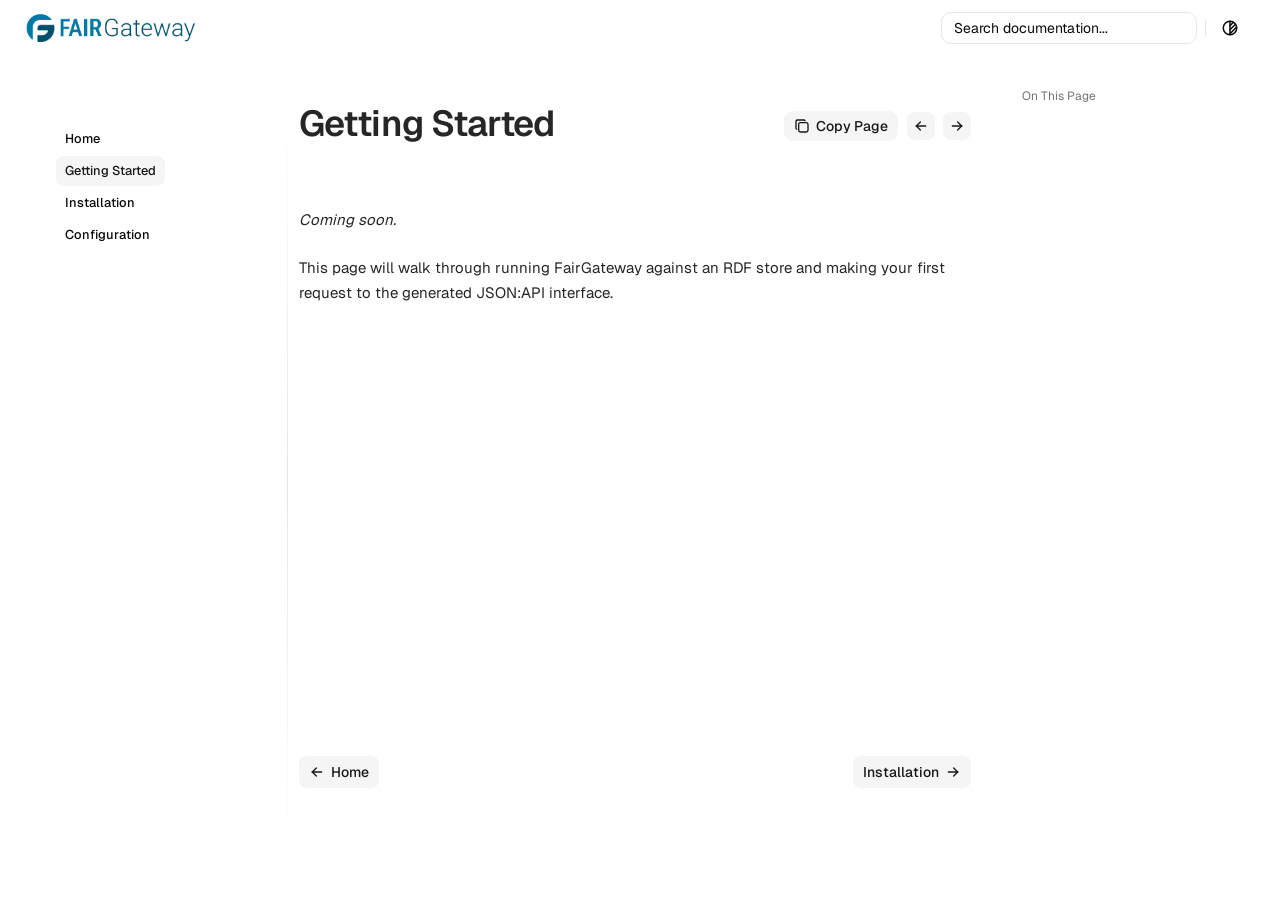
<file: getting-started/index.html>
<!DOCTYPE html>

<html lang="en">

<head>
    <script>
        /* const base_url = "https://fairgateway.dev/"; */
        const base_url = (new URL("..", window.location)).href.replace(/\/+$/, ""); /* for search plugin notably */
        /* const root_relative_url = ".."; */
    </script>
    <script integrity="sha384-m6cZ+Whl1ci89lidlu8DH4C+sZLNOYBvImtjUIhUK+iaNffXhqtbYgBVuuPfRsa0" src="../js/dark.js"></script>


    <meta charset="utf-8" />
    <meta content="width=device-width, initial-scale=1" name="viewport" />

    
    



<title>FairGateway - Getting Started</title>









<link rel="canonical" href="https://fairgateway.dev/getting-started/">


<!-- Open Graph (Facebook, LinkedIn) -->

<meta property="og:title" content="Getting Started">





<meta property="og:url" content="https://fairgateway.dev/getting-started/">






<!-- Twitter Card -->

<meta name="twitter:title" content="Getting Started">






<!-- JSON-LD Structured Data -->



    
    <link href="../favicon.png" rel="icon" />

    <link href="../css/base.css" rel="stylesheet" />
    <link href="../css/geist.css" rel="stylesheet" />

    

    <style>
        :root {
            --theme-accent: oklch(62.3% 0.214 259.815);
        }
    </style>
    <link href="../css/extra.css" rel="stylesheet" />

    

    <script integrity="sha384-V2jkXRy811qODUbfkLlkVJYBbf4h6XHAEjcU6ReASBPrJvTrlYh4GrI4t6GCju6n"
        src="../js/callbacks.js"></script>

    

    

    

    
    <script>
    document.addEventListener("DOMContentLoaded", function () {
        document.querySelectorAll("a.headerlink").forEach(function (link) {
            link.addEventListener("click", function (e) {
                e.preventDefault();

                // Build the full URL with the anchor fragment
                const url = window.location.origin + window.location.pathname + this.getAttribute("href");

                navigator.clipboard.writeText(url).then(function () {
                    // Optional: brief visual feedback
                });
            });
        });
    });
</script>
    

    
    
</head>

<body
    class="text-foreground group/body overscroll-none font-sans antialiased [--footer-height:calc(var(--spacing)*14)] [--header-height:calc(var(--spacing)*14)] xl:[--footer-height:calc(var(--spacing)*24)] theme-default">
    <div class="bg-background relative z-10 flex min-h-svh flex-col" id="inner-body">
        <header class="bg-background sticky top-0 z-50 w-full" view-transition-name="header">
    <div class="container-wrapper 3xl:fixed:px-0 px-6">
        <div class="3xl:fixed:container flex h-(--header-height) items-center gap-2 **:data-[slot=separator]:!h-4">
            <button id="menu-button" data-slot="popover-trigger" onclick="onMobileMenuButtonClick(event)"
                class="group whitespace-nowrap rounded-md text-sm font-medium transition-all disabled:pointer-events-none disabled:opacity-50 [&amp;_svg]:pointer-events-none [&amp;_svg:not([class*='size-'])]:size-4 shrink-0 [&amp;_svg]:shrink-0 outline-none focus-visible:border-ring focus-visible:ring-ring/50 aria-invalid:ring-destructive/20 dark:aria-invalid:ring-destructive/40 aria-invalid:border-destructive hover:text-accent-foreground px-4 py-2 has-[&gt;svg]:px-3 extend-touch-target h-8 touch-manipulation items-center justify-start gap-2.5 !p-0 hover:bg-transparent focus-visible:bg-transparent focus-visible:ring-0 active:bg-transparent dark:hover:bg-transparent flex lg:hidden"
                type="button" aria-haspopup="dialog" aria-expanded="false" aria-controls="radix-«Rmplb»"
                data-state="closed">
                <div class="relative flex h-8 w-4 items-center justify-center">
                    <div class="relative size-4">
                        <!-- 16px x 16px -->
                        <svg xmlns="http://www.w3.org/2000/svg" viewBox="0 0 16 16" fill="none" stroke="currentColor"
                            stroke-width="2" stroke-linecap="round" stroke-linejoin="round">
                            <line x1="0" x2="16" y1="5" y2="5"
                                class="group-data-[state=open]:translate-y-[2.25px] group-data-[state=open]:-translate-x-[2.25px] group-data-[state=open]:rotate-45 transition-all duration-300 origin-center" />
                            <line x1="0" x2="16" y1="11" y2="11"
                                class="group-data-[state=open]:-translate-y-[2.25px] group-data-[state=open]:-translate-x-[2.25px] group-data-[state=open]:-rotate-45 transition-all duration-300 origin-center" />
                        </svg>
                    </div>

                    <span class="sr-only">Toggle Menu</span>
                </div>
                <span class="flex h-8 items-center text-lg leading-none font-medium">Menu</span>
            </button>
            <a data-slot="button"
                class="items-center justify-center gap-2 whitespace-nowrap rounded-md text-sm font-medium transition-all disabled:pointer-events-none disabled:opacity-50 [&_svg]:pointer-events-none [&_svg:not([class*='size-'])]:size-5 shrink-0 [&_svg]:shrink-0 outline-none focus-visible:border-ring focus-visible:ring-ring/50 focus-visible:ring-[3px] aria-invalid:ring-destructive/20 dark:aria-invalid:ring-destructive/40 aria-invalid:border-destructive hover:bg-accent hover:text-accent-foreground dark:hover:bg-accent/50 hidden h-8 lg:flex"
                href="https://fairgateway.dev/">
                <span class="size-8 flex flex-row justify-center items-center">
                    


<img class="size-5" src="../logotransparent.png" alt="icon">



                </span>

                
            </a>
            
            <div class="ml-auto flex items-center gap-2 md:flex-1 md:justify-end">
                <div class="hidden w-full flex-1 md:flex md:w-auto md:flex-none">
                    <div class="hidden w-full flex-1 md:flex md:w-auto md:flex-none">
    <button onclick="onSearchBarClick(event)" data-slot="dialog-trigger" data-variant="outline" data-size="default"
        class="inline-flex shrink-0 items-center gap-2 text-sm whitespace-nowrap transition-all outline-none focus-visible:border-ring focus-visible:ring-[3px] focus-visible:ring-ring/50 disabled:pointer-events-none disabled:opacity-50 aria-invalid:border-destructive aria-invalid:ring-destructive/20 dark:aria-invalid:ring-destructive/40 [&amp;_svg]:pointer-events-none [&amp;_svg]:shrink-0 [&amp;_svg:not([class*='size-'])]:size-4 border bg-background hover:text-accent-foreground dark:border-input dark:hover:bg-input/50 px-4 py-2 has-[&gt;svg]:px-3 relative h-8 w-full justify-start rounded-lg pl-3 font-normal text-foreground shadow-none hover:bg-muted/50 sm:pr-12 md:w-48 lg:w-56 xl:w-64 dark:bg-card"
        type="button" aria-haspopup="dialog" aria-expanded="false" aria-controls="radix-_r_1_" data-state="closed">
        <span class="hidden lg:inline-flex">Search documentation...</span>
        <span class="inline-flex lg:hidden">Search...</span>
    </button>
</div>
<dialog id="search-dialog" onclick="onSearchDialogClick(event)"
    class="fixed top-1/2 left-1/2 -translate-x-1/2 -translate-y-1/2 bg-background rounded-lg shadow-lg border overflow-hidden p-0">
    <div class="w-lg gap-4">
        <div class="flex h-full w-full flex-col overflow-hidden rounded-md bg-popover text-popover-foreground">
            <div data-slot="command-input-wrapper" class="flex h-9 items-center gap-2 border-b px-3"><svg
                    xmlns="http://www.w3.org/2000/svg" width="24" height="24" viewBox="0 0 24 24" fill="none"
                    stroke="currentColor" stroke-width="2" stroke-linecap="round" stroke-linejoin="round"
                    class="lucide lucide-search size-4 shrink-0 opacity-50">
                    <circle cx="11" cy="11" r="8"></circle>
                    <path d="m21 21-4.3-4.3"></path>
                </svg>
                <input data-slot="command-input"
                    class="placeholder:text-muted-foreground flex h-10 w-full rounded-md bg-transparent py-3 text-sm outline-hidden disabled:cursor-not-allowed disabled:opacity-50"
                    placeholder="Search documentation..." cmdk-input="" autocomplete="off" autocorrect="off"
                    spellcheck="false" aria-autocomplete="list" role="combobox" aria-expanded="true"
                    aria-controls="radix-«r1t6»" aria-labelledby="radix-«r1t7»" id="radix-«r1t8»" type="text" value=""
                    aria-activedescendant="radix-«r1th»" oninput="onInputHandler(event)">
            </div>
        </div>
        <div id="mkdocs-search-results">
            <!-- search results go there -->
        </div>
    </div>
</dialog>
<script>
    document.removeEventListener("keydown", searchShortcutHandler);
    document.addEventListener("keydown", searchShortcutHandler);
</script>
                </div>
                
                <div data-orientation="vertical" role="none" data-slot="separator"
                    class="bg-border shrink-0 data-[orientation=horizontal]:h-px data-[orientation=horizontal]:w-full data-[orientation=vertical]:h-full data-[orientation=vertical]:w-px 3xl:flex hidden">
                </div>
                
                <button data-slot="button"
                    class="items-center justify-center gap-2 whitespace-nowrap rounded-md text-sm font-medium transition-all disabled:pointer-events-none disabled:opacity-50 [&amp;_svg]:pointer-events-none [&amp;_svg:not([class*='size-'])]:size-4 shrink-0 [&amp;_svg]:shrink-0 outline-none focus-visible:border-ring focus-visible:ring-ring/50 focus-visible:ring-[3px] aria-invalid:ring-destructive/20 dark:aria-invalid:ring-destructive/40 aria-invalid:border-destructive hover:bg-accent hover:text-accent-foreground dark:hover:bg-accent/50 size-8 3xl:flex hidden"
                    title="Toggle layout" onclick="toggleLayout(event)">
                    <span class="sr-only">Toggle layout</span>
                    <svg xmlns="http://www.w3.org/2000/svg" width="24" height="24" viewBox="0 0 24 24" fill="none"
                        stroke="currentColor" stroke-width="2" stroke-linecap="round" stroke-linejoin="round"
                        class="lucide lucide-gallery-horizontal">
                        <path d="M2 3v18"></path>
                        <rect width="12" height="18" x="6" y="3" rx="2"></rect>
                        <path d="M22 3v18"></path>
                    </svg>
                </button>
                <div data-orientation="vertical" role="none" data-slot="separator"
                    class="bg-border shrink-0 data-[orientation=horizontal]:h-px data-[orientation=horizontal]:w-full data-[orientation=vertical]:h-full data-[orientation=vertical]:w-px">
                </div>
                <button data-slot="button"
                    class="inline-flex items-center justify-center gap-2 whitespace-nowrap rounded-md text-sm font-medium transition-all disabled:pointer-events-none disabled:opacity-50 [&amp;_svg]:pointer-events-none [&amp;_svg:not([class*='size-'])]:size-4 shrink-0 [&amp;_svg]:shrink-0 outline-none focus-visible:border-ring focus-visible:ring-ring/50 focus-visible:ring-[3px] aria-invalid:ring-destructive/20 dark:aria-invalid:ring-destructive/40 aria-invalid:border-destructive hover:bg-accent hover:text-accent-foreground dark:hover:bg-accent/50 group/toggle extend-touch-target size-8"
                    title="Toggle theme" onclick="onThemeSwitch(event)">
                    <svg xmlns="http://www.w3.org/2000/svg" width="24" height="24" viewBox="0 0 24 24" fill="none"
                        stroke="currentColor" stroke-width="2" stroke-linecap="round" stroke-linejoin="round"
                        class="size-4.5">
                        <path stroke="none" d="M0 0h24v24H0z" fill="none"></path>
                        <path d="M12 12m-9 0a9 9 0 1 0 18 0a9 9 0 1 0 -18 0"></path>
                        <path d="M12 3l0 18"></path>
                        <path d="M12 9l4.65 -4.65"></path>
                        <path d="M12 14.3l7.37 -7.37"></path>
                        <path d="M12 19.6l8.85 -8.85"></path>
                    </svg>
                    <span class="sr-only">Toggle theme</span>
                </button>
            </div>
        </div>
    </div>
</header>
        <main class="flex flex-1 flex-col">
            <div class="container-wrapper flex flex-1 flex-col px-2">
                <div class="group/sidebar-wrapper has-data-[variant=inset]:bg-sidebar flex w-full 3xl:fixed:container 3xl:fixed:px-3 min-h-min flex-1 items-start px-0 [--sidebar-width:220px] [--top-spacing:0] lg:grid lg:grid-cols-[var(--sidebar-width)_minmax(0,1fr)] lg:[--sidebar-width:240px] lg:[--top-spacing:calc(var(--spacing)*4)]"
                    data-slot="sidebar-wrapper"
                    style="--sidebar-width:calc(var(--spacing) * 72);--sidebar-width-icon:3rem;">
                    <div class="w-(--sidebar-width) flex-col text-sidebar-foreground sticky top-[calc(var(--header-height)+0.6rem)] z-30 hidden h-[calc(100svh-10rem)] overscroll-none bg-transparent [--sidebar-menu-width:--spacing(56)] lg:flex"
                        data-slot="sidebar">
                        <div class="h-9"></div>
                        <div
                            class="absolute top-8 z-10 h-8 w-(--sidebar-menu-width) shrink-0 bg-gradient-to-b from-background via-background/80 to-background/50 blur-xs">
                        </div>
                        <div
                            class="absolute top-12 right-2 bottom-0 hidden h-full w-px bg-gradient-to-b from-transparent via-border to-transparent lg:flex">
                        </div>
                        <div class="flex min-h-0 flex-1 flex-col gap-2 overflow-auto group-data-[collapsible=icon]:overflow-hidden mx-auto no-scrollbar w-(--sidebar-menu-width) overflow-x-hidden px-2"
                            data-sidebar="content" data-slot="sidebar-content" view-transition-name="sidebar">
                            











<div data-slot="sidebar-group" data-sidebar="group" class="relative flex w-full min-w-0 flex-col p-2 pt-6">
    <div data-slot="sidebar-group-content" data-sidebar="group-content" class="w-full text-sm">
        <ul data-slot="sidebar-menu" data-sidebar="menu" class="flex w-full min-w-0 flex-col gap-0.5">
            
            
            
            <li data-slot="sidebar-menu-item" data-sidebar="menu-item" class="group/menu-item relative">
    <a data-slot="sidebar-menu-button" data-active="false" data-sidebar="menu-button"
        data-size="default" href=".."
        class="peer/menu-button flex items-center gap-2 rounded-md p-2 text-left ring-sidebar-ring outline-hidden transition-[width,height,padding] group-has-data-[sidebar=menu-action]/menu-item:pr-8 group-data-[collapsible=icon]:size-8! group-data-[collapsible=icon]:p-2! focus-visible:ring-2 active:bg-sidebar-accent active:text-sidebar-accent-foreground disabled:pointer-events-none disabled:opacity-50 aria-disabled:pointer-events-none aria-disabled:opacity-50 data-[active=true]:font-medium data-[active=true]:text-sidebar-accent-foreground data-[state=open]:hover:bg-sidebar-accent data-[state=open]:hover:text-sidebar-accent-foreground [&>span:last-child]:truncate [&>svg]:size-4 [&>svg]:shrink-0 hover:bg-sidebar-accent hover:text-sidebar-accent-foreground relative h-[30px] w-fit overflow-visible border border-transparent text-[0.8rem] font-medium after:absolute after:inset-x-0 after:-inset-y-1 after:z-0 after:rounded-md data-[active=true]:border-accent data-[active=true]:bg-accent 3xl:fixed:w-full 3xl:fixed:max-w-48">

        
        Home
        

        

        

        
    </a>
</li>
            
            
            
            
            <li data-slot="sidebar-menu-item" data-sidebar="menu-item" class="group/menu-item relative">
    <a data-slot="sidebar-menu-button" data-active="true" data-sidebar="menu-button"
        data-size="default" href="./"
        class="peer/menu-button flex items-center gap-2 rounded-md p-2 text-left ring-sidebar-ring outline-hidden transition-[width,height,padding] group-has-data-[sidebar=menu-action]/menu-item:pr-8 group-data-[collapsible=icon]:size-8! group-data-[collapsible=icon]:p-2! focus-visible:ring-2 active:bg-sidebar-accent active:text-sidebar-accent-foreground disabled:pointer-events-none disabled:opacity-50 aria-disabled:pointer-events-none aria-disabled:opacity-50 data-[active=true]:font-medium data-[active=true]:text-sidebar-accent-foreground data-[state=open]:hover:bg-sidebar-accent data-[state=open]:hover:text-sidebar-accent-foreground [&>span:last-child]:truncate [&>svg]:size-4 [&>svg]:shrink-0 hover:bg-sidebar-accent hover:text-sidebar-accent-foreground relative h-[30px] w-fit overflow-visible border border-transparent text-[0.8rem] font-medium after:absolute after:inset-x-0 after:-inset-y-1 after:z-0 after:rounded-md data-[active=true]:border-accent data-[active=true]:bg-accent 3xl:fixed:w-full 3xl:fixed:max-w-48">

        
        Getting Started
        

        

        

        
    </a>
</li>
            
            
            
            
            <li data-slot="sidebar-menu-item" data-sidebar="menu-item" class="group/menu-item relative">
    <a data-slot="sidebar-menu-button" data-active="false" data-sidebar="menu-button"
        data-size="default" href="../installation/"
        class="peer/menu-button flex items-center gap-2 rounded-md p-2 text-left ring-sidebar-ring outline-hidden transition-[width,height,padding] group-has-data-[sidebar=menu-action]/menu-item:pr-8 group-data-[collapsible=icon]:size-8! group-data-[collapsible=icon]:p-2! focus-visible:ring-2 active:bg-sidebar-accent active:text-sidebar-accent-foreground disabled:pointer-events-none disabled:opacity-50 aria-disabled:pointer-events-none aria-disabled:opacity-50 data-[active=true]:font-medium data-[active=true]:text-sidebar-accent-foreground data-[state=open]:hover:bg-sidebar-accent data-[state=open]:hover:text-sidebar-accent-foreground [&>span:last-child]:truncate [&>svg]:size-4 [&>svg]:shrink-0 hover:bg-sidebar-accent hover:text-sidebar-accent-foreground relative h-[30px] w-fit overflow-visible border border-transparent text-[0.8rem] font-medium after:absolute after:inset-x-0 after:-inset-y-1 after:z-0 after:rounded-md data-[active=true]:border-accent data-[active=true]:bg-accent 3xl:fixed:w-full 3xl:fixed:max-w-48">

        
        Installation
        

        

        

        
    </a>
</li>
            
            
            
            
            <li data-slot="sidebar-menu-item" data-sidebar="menu-item" class="group/menu-item relative">
    <a data-slot="sidebar-menu-button" data-active="false" data-sidebar="menu-button"
        data-size="default" href="../configuration/"
        class="peer/menu-button flex items-center gap-2 rounded-md p-2 text-left ring-sidebar-ring outline-hidden transition-[width,height,padding] group-has-data-[sidebar=menu-action]/menu-item:pr-8 group-data-[collapsible=icon]:size-8! group-data-[collapsible=icon]:p-2! focus-visible:ring-2 active:bg-sidebar-accent active:text-sidebar-accent-foreground disabled:pointer-events-none disabled:opacity-50 aria-disabled:pointer-events-none aria-disabled:opacity-50 data-[active=true]:font-medium data-[active=true]:text-sidebar-accent-foreground data-[state=open]:hover:bg-sidebar-accent data-[state=open]:hover:text-sidebar-accent-foreground [&>span:last-child]:truncate [&>svg]:size-4 [&>svg]:shrink-0 hover:bg-sidebar-accent hover:text-sidebar-accent-foreground relative h-[30px] w-fit overflow-visible border border-transparent text-[0.8rem] font-medium after:absolute after:inset-x-0 after:-inset-y-1 after:z-0 after:rounded-md data-[active=true]:border-accent data-[active=true]:bg-accent 3xl:fixed:w-full 3xl:fixed:max-w-48">

        
        Configuration
        

        

        

        
    </a>
</li>
            
            
        </ul>
    </div>
</div>






<div
    class="sticky -bottom-1 z-10 h-16 shrink-0 bg-gradient-to-t from-background via-background/80 to-background/50 blur-xs">
</div>

                        </div>
                    </div>
                    <div class="h-full w-full">
                        <div class="flex items-stretch text-[1.05rem] sm:text-[15px] xl:w-full" data-slot="docs">

                            <div class="flex min-w-0 flex-1 flex-col">
                                <div class="h-(--top-spacing) shrink-0"></div>
                                
                                
                                <article class="w-full" view-transition-name="page">
  <div class="flex flex-col gap-2">
    <div class="flex flex-col gap-2">
      <div id="page-header" class="flex items-start justify-between">
        <h1 class="scroll-m-20 text-4xl font-semibold tracking-tight sm:text-3xl xl:text-4xl">
          Getting Started
        </h1>

        <div class="flex items-center gap-2 pt-1.5">
          
          <button
    onclick="fetch(`..`).then((r) => r.text()).then((text) => navigator.clipboard.write([new ClipboardItem({ 'text/plain': text })]))"
    data-slot="button" class="secondary cursor-pointer">
    <svg xmlns="http://www.w3.org/2000/svg" width="24" height="24" viewBox="0 0 24 24" fill="none" stroke="currentColor"
        stroke-width="2" stroke-linecap="round" stroke-linejoin="round" class="tabler-icon tabler-icon-copy ">
        <path
            d="M7 7m0 2.667a2.667 2.667 0 0 1 2.667 -2.667h8.666a2.667 2.667 0 0 1 2.667 2.667v8.666a2.667 2.667 0 0 1 -2.667 2.667h-8.666a2.667 2.667 0 0 1 -2.667 -2.667z">
        </path>
        <path d="M4.012 16.737a2.005 2.005 0 0 1 -1.012 -1.737v-10c0 -1.1 .9 -2 2 -2h10c.75 0 1.158 .385 1.5 1"></path>
    </svg>
    <span class="max-md:hidden">Copy Page</span>
</button>
          
          
          <a data-slot="button" id="previous-button"
            class="inline-flex items-center justify-center gap-2 whitespace-nowrap rounded-md text-sm font-medium transition-all disabled:pointer-events-none disabled:opacity-50 [&amp;_svg]:pointer-events-none [&amp;_svg:not([class*='size-'])]:size-4 shrink-0 [&amp;_svg]:shrink-0 outline-none focus-visible:border-ring focus-visible:ring-ring/50 focus-visible:ring-[3px] aria-invalid:ring-destructive/20 dark:aria-invalid:ring-destructive/40 aria-invalid:border-destructive bg-secondary text-secondary-foreground hover:bg-secondary/80 extend-touch-target size-8 shadow-none md:size-7"
            href="..">
            <svg xmlns="http://www.w3.org/2000/svg" width="24" height="24" viewBox="0 0 24 24" fill="none"
              stroke="currentColor" stroke-width="2" stroke-linecap="round" stroke-linejoin="round"
              class="tabler-icon tabler-icon-arrow-left">
              <path d="M5 12l14 0"></path>
              <path d="M5 12l6 6"></path>
              <path d="M5 12l6 -6"></path>
            </svg>
            <span class="sr-only">Previous</span>
          </a>
          
          
          <a data-slot="button" id="next-button"
            class="inline-flex items-center justify-center gap-2 whitespace-nowrap rounded-md text-sm font-medium transition-all disabled:pointer-events-none disabled:opacity-50 [&amp;_svg]:pointer-events-none [&amp;_svg:not([class*='size-'])]:size-4 shrink-0 [&amp;_svg]:shrink-0 outline-none focus-visible:border-ring focus-visible:ring-ring/50 focus-visible:ring-[3px] aria-invalid:ring-destructive/20 dark:aria-invalid:ring-destructive/40 aria-invalid:border-destructive bg-secondary text-secondary-foreground hover:bg-secondary/80 extend-touch-target size-8 shadow-none md:size-7"
            href="../installation/">
            <span class="sr-only">Next</span>
            <svg xmlns="http://www.w3.org/2000/svg" width="24" height="24" viewBox="0 0 24 24" fill="none"
              stroke="currentColor" stroke-width="2" stroke-linecap="round" stroke-linejoin="round"
              class="tabler-icon tabler-icon-arrow-right">
              <path d="M5 12l14 0"></path>
              <path d="M13 18l6 -6"></path>
              <path d="M13 6l6 6"></path>
            </svg>
          </a>
          
        </div>
      </div>
      
    </div>
    <div class="flex justify-end items-center">
      
      
    </div>
  </div>
  <div class="typography w-full flex-1 *:data-[slot=alert]:first:mt-0">
    <h1 id="getting-started">Getting Started</h1>
<p><em>Coming soon.</em></p>
<p>This page will walk through running FairGateway against an RDF store and
making your first request to the generated JSON:API interface.</p>
  </div>
  
  <script>
    document.querySelectorAll('article h2, article h3').forEach((header) => {
      toc.observer.observe(header);
    });
  </script>
</article>
                                <div class="mx-auto flex flex-wrap h-16 w-full max-w-2xl items-center gap-2 px-4 md:px-0">
    
    <a data-slot="button"
        class="inline-flex items-center justify-center whitespace-nowrap text-sm font-medium transition-all disabled:pointer-events-none disabled:opacity-50 [&amp;_svg]:pointer-events-none [&amp;_svg:not([class*='size-'])]:size-4 shrink-0 [&amp;_svg]:shrink-0 outline-none focus-visible:border-ring focus-visible:ring-ring/50 focus-visible:ring-[3px] aria-invalid:ring-destructive/20 dark:aria-invalid:ring-destructive/40 aria-invalid:border-destructive bg-secondary text-secondary-foreground hover:bg-secondary/80 h-8 rounded-md gap-1.5 px-3 has-[&gt;svg]:px-2.5 shadow-none"
        href="..">
        <svg xmlns="http://www.w3.org/2000/svg" width="24" height="24" viewBox="0 0 24 24" fill="none"
            stroke="currentColor" stroke-width="2" stroke-linecap="round" stroke-linejoin="round"
            class="tabler-icon tabler-icon-arrow-left ">
            <path d="M5 12l14 0"></path>
            <path d="M5 12l6 6"></path>
            <path d="M5 12l6 -6"></path>
        </svg>
        <span class="max-[500px]:hidden">Home</span>
    </a>
    
    
    <a data-slot="button"
        class="inline-flex items-center justify-center whitespace-nowrap text-sm font-medium transition-all disabled:pointer-events-none disabled:opacity-50 [&amp;_svg]:pointer-events-none [&amp;_svg:not([class*='size-'])]:size-4 shrink-0 [&amp;_svg]:shrink-0 outline-none focus-visible:border-ring focus-visible:ring-ring/50 focus-visible:ring-[3px] aria-invalid:ring-destructive/20 dark:aria-invalid:ring-destructive/40 aria-invalid:border-destructive bg-secondary text-secondary-foreground hover:bg-secondary/80 h-8 rounded-md gap-1.5 px-3 has-[&gt;svg]:px-2.5 ml-auto shadow-none"
        href="../installation/">
        <span class="max-[500px]:hidden">Installation</span>
        <svg xmlns="http://www.w3.org/2000/svg" width="24" height="24" viewBox="0 0 24 24" fill="none"
            stroke="currentColor" stroke-width="2" stroke-linecap="round" stroke-linejoin="round"
            class="tabler-icon tabler-icon-arrow-right ">
            <path d="M5 12l14 0"></path>
            <path d="M13 18l6 -6"></path>
            <path d="M13 6l6 6"></path>
        </svg>
    </a>
    
</div>
                                
                                
                            </div>
                            
                            <dialog id="bottom-sidebar" onclick="onBottomSidebarDialogClick(event)" class="bg-transparent"
    style="position: fixed; left: 0px; top: 0px; transform: translate(0px, 58px); min-width: max-content; --radix-popper-transform-origin: 0% 0px; will-change: transform; z-index: 50; --radix-popper-available-width: 504px; --radix-popper-available-height: 857px; --radix-popper-anchor-width: 72.94999694824219px; --radix-popper-anchor-height: 32px;">
    <div data-side="bottom" data-align="start" data-state="open" role="dialog" data-slot="popover-content"
        class="text-popover-foreground data-[state=open]:animate-in data-[state=closed]:animate-out data-[state=closed]:fade-out-0 data-[state=open]:fade-in-0 data-[state=closed]:zoom-out-95 data-[state=open]:zoom-in-95 data-[side=bottom]:slide-in-from-top-2 data-[side=left]:slide-in-from-right-2 data-[side=right]:slide-in-from-left-2 data-[side=top]:slide-in-from-bottom-2 z-50 origin-(--radix-popover-content-transform-origin) border outline-hidden bg-background/90 no-scrollbar h-(--radix-popper-available-height) w-(--radix-popper-available-width) overflow-y-auto rounded-none border-none p-0 shadow-none backdrop-blur duration-100"
        style="--radix-popover-content-transform-origin: var(--radix-popper-transform-origin); --radix-popover-content-available-width: var(--radix-popper-available-width); --radix-popover-content-available-height: var(--radix-popper-available-height); --radix-popover-trigger-width: var(--radix-popper-anchor-width); --radix-popover-trigger-height: var(--radix-popper-anchor-height);"
        tabindex="-1">
        <div class="flex flex-col gap-12 overflow-auto px-6 py-6">
            
            
            

            
            <div class="flex flex-col gap-4">
                <div class="text-muted-foreground text-sm font-medium">Menu</div>
                <div class="flex flex-col gap-3">
                    
                    <a class="text-2xl font-medium" href="..">
                        
                        Home
                        
                    </a>
                    
                    <a class="text-2xl font-medium" href="./">
                        
                        Getting Started
                        
                    </a>
                    
                    <a class="text-2xl font-medium" href="../installation/">
                        
                        Installation
                        
                    </a>
                    
                    <a class="text-2xl font-medium" href="../configuration/">
                        
                        Configuration
                        
                    </a>
                    
                </div>
            </div>
            

            
            

        </div>
    </div>
</dialog>
                            <div
                                class="sticky top-[calc(var(--header-height)+1px)] ml-auto hidden h-[calc(100svh-var(--header-height)-var(--footer-height))] w-72 flex-col gap-4 overflow-hidden overscroll-none pb-8 xl:flex">
                                <div class="h-(--top-spacing) shrink-0"></div>
                                
                                
                                <div id="toc" view-transition-name="toc" class="no-scrollbar overflow-y-auto px-8">
    <div class="flex flex-col gap-2 p-4 pt-0 text-sm">
        <p class="text-muted-foreground bg-background sticky top-0 h-6 text-xs">On This Page</p>
        
        
        
        
        
        
        

    </div>
    <div class="h-12"></div>

</div>
                                
                                
                            </div>

                        </div>
                    </div>
                </div>
            </div>
        </main>
        <footer view-transition-name="footer"
    class="group-has-[.section-soft]/body:bg-surface/40 3xl:fixed:bg-transparent dark:bg-transparent">
    <div class="container-wrapper px-4 xl:px-6">
        <div class="flex h-(--footer-height) items-center justify-between">
            <div class="text-muted-foreground w-full text-center text-xs leading-loose sm:text-sm">
                
                <a href="https://github.com/asiffer/mkdocs-shadcn">shadcn theme</a> provided by
                <a href="https://github.com/asiffer">@asiffer</a>
            </div>
        </div>
    </div>
</footer>
    </div>
     

<script src="../search/main.js"></script>


    

    <script integrity="sha384-JLNLRFGzvOp0up707XKgSnAjjt1w5BF/+lbeLQvlf6mNwf0m89IXFdpNAk4t6Hcs"
        src="../js/copy-button.js"></script>
    <script integrity="sha384-JBx6cBEiyhK1KPwZgBHiI6GDaAmvlOxMQFyWAZTEpW5Ifo5XQ2LBcJ61GVOumwF1"
        src="../js/sidebar.js"></script>
    <script integrity="sha384-fNURFMRt0p/HqXnQnV4+CT9dX1GiU5F0fC3pFbg7gfoANytoUMErSW7suWSBkSuF"
        src="../js/slider.js"></script>
    <script>updatePygmentsStylesheet();</script>
    
    <script>fetchStargazers("None");</script>
    
    
    
    <script type="speculationrules">
{
  "prerender": [
    {
      "where": {
          "selector_matches": ["#next-button", "#previous-button"]
      }
    }
  ]
}
</script>
</body>

</html>
</file>
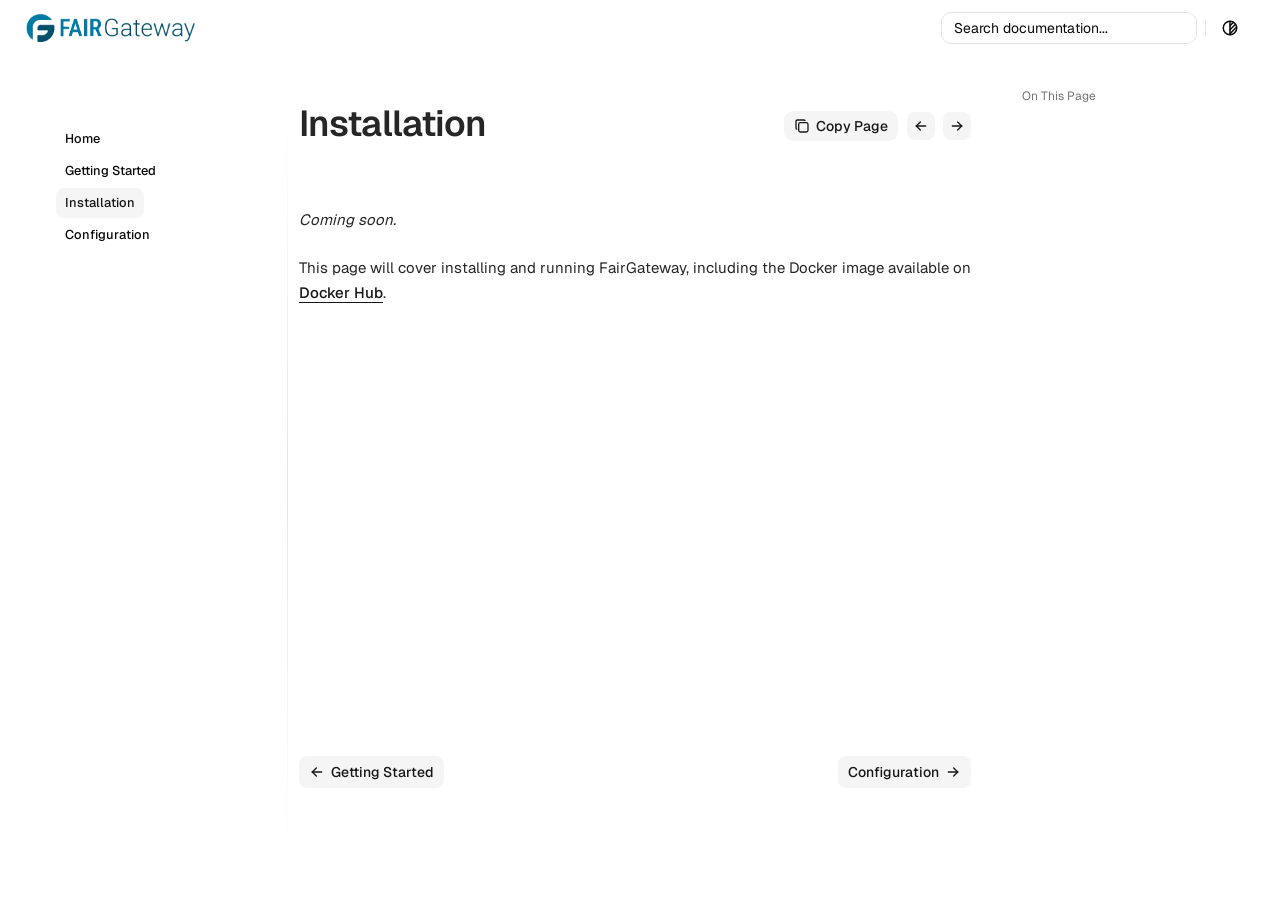
<file: installation/index.html>
<!DOCTYPE html>

<html lang="en">

<head>
    <script>
        /* const base_url = "https://fairgateway.dev/"; */
        const base_url = (new URL("..", window.location)).href.replace(/\/+$/, ""); /* for search plugin notably */
        /* const root_relative_url = ".."; */
    </script>
    <script integrity="sha384-m6cZ+Whl1ci89lidlu8DH4C+sZLNOYBvImtjUIhUK+iaNffXhqtbYgBVuuPfRsa0" src="../js/dark.js"></script>


    <meta charset="utf-8" />
    <meta content="width=device-width, initial-scale=1" name="viewport" />

    
    



<title>FairGateway - Installation</title>









<link rel="canonical" href="https://fairgateway.dev/installation/">


<!-- Open Graph (Facebook, LinkedIn) -->

<meta property="og:title" content="Installation">





<meta property="og:url" content="https://fairgateway.dev/installation/">






<!-- Twitter Card -->

<meta name="twitter:title" content="Installation">






<!-- JSON-LD Structured Data -->



    
    <link href="../favicon.png" rel="icon" />

    <link href="../css/base.css" rel="stylesheet" />
    <link href="../css/geist.css" rel="stylesheet" />

    

    <style>
        :root {
            --theme-accent: oklch(62.3% 0.214 259.815);
        }
    </style>
    <link href="../css/extra.css" rel="stylesheet" />

    

    <script integrity="sha384-V2jkXRy811qODUbfkLlkVJYBbf4h6XHAEjcU6ReASBPrJvTrlYh4GrI4t6GCju6n"
        src="../js/callbacks.js"></script>

    

    

    

    
    <script>
    document.addEventListener("DOMContentLoaded", function () {
        document.querySelectorAll("a.headerlink").forEach(function (link) {
            link.addEventListener("click", function (e) {
                e.preventDefault();

                // Build the full URL with the anchor fragment
                const url = window.location.origin + window.location.pathname + this.getAttribute("href");

                navigator.clipboard.writeText(url).then(function () {
                    // Optional: brief visual feedback
                });
            });
        });
    });
</script>
    

    
    
</head>

<body
    class="text-foreground group/body overscroll-none font-sans antialiased [--footer-height:calc(var(--spacing)*14)] [--header-height:calc(var(--spacing)*14)] xl:[--footer-height:calc(var(--spacing)*24)] theme-default">
    <div class="bg-background relative z-10 flex min-h-svh flex-col" id="inner-body">
        <header class="bg-background sticky top-0 z-50 w-full" view-transition-name="header">
    <div class="container-wrapper 3xl:fixed:px-0 px-6">
        <div class="3xl:fixed:container flex h-(--header-height) items-center gap-2 **:data-[slot=separator]:!h-4">
            <button id="menu-button" data-slot="popover-trigger" onclick="onMobileMenuButtonClick(event)"
                class="group whitespace-nowrap rounded-md text-sm font-medium transition-all disabled:pointer-events-none disabled:opacity-50 [&amp;_svg]:pointer-events-none [&amp;_svg:not([class*='size-'])]:size-4 shrink-0 [&amp;_svg]:shrink-0 outline-none focus-visible:border-ring focus-visible:ring-ring/50 aria-invalid:ring-destructive/20 dark:aria-invalid:ring-destructive/40 aria-invalid:border-destructive hover:text-accent-foreground px-4 py-2 has-[&gt;svg]:px-3 extend-touch-target h-8 touch-manipulation items-center justify-start gap-2.5 !p-0 hover:bg-transparent focus-visible:bg-transparent focus-visible:ring-0 active:bg-transparent dark:hover:bg-transparent flex lg:hidden"
                type="button" aria-haspopup="dialog" aria-expanded="false" aria-controls="radix-«Rmplb»"
                data-state="closed">
                <div class="relative flex h-8 w-4 items-center justify-center">
                    <div class="relative size-4">
                        <!-- 16px x 16px -->
                        <svg xmlns="http://www.w3.org/2000/svg" viewBox="0 0 16 16" fill="none" stroke="currentColor"
                            stroke-width="2" stroke-linecap="round" stroke-linejoin="round">
                            <line x1="0" x2="16" y1="5" y2="5"
                                class="group-data-[state=open]:translate-y-[2.25px] group-data-[state=open]:-translate-x-[2.25px] group-data-[state=open]:rotate-45 transition-all duration-300 origin-center" />
                            <line x1="0" x2="16" y1="11" y2="11"
                                class="group-data-[state=open]:-translate-y-[2.25px] group-data-[state=open]:-translate-x-[2.25px] group-data-[state=open]:-rotate-45 transition-all duration-300 origin-center" />
                        </svg>
                    </div>

                    <span class="sr-only">Toggle Menu</span>
                </div>
                <span class="flex h-8 items-center text-lg leading-none font-medium">Menu</span>
            </button>
            <a data-slot="button"
                class="items-center justify-center gap-2 whitespace-nowrap rounded-md text-sm font-medium transition-all disabled:pointer-events-none disabled:opacity-50 [&_svg]:pointer-events-none [&_svg:not([class*='size-'])]:size-5 shrink-0 [&_svg]:shrink-0 outline-none focus-visible:border-ring focus-visible:ring-ring/50 focus-visible:ring-[3px] aria-invalid:ring-destructive/20 dark:aria-invalid:ring-destructive/40 aria-invalid:border-destructive hover:bg-accent hover:text-accent-foreground dark:hover:bg-accent/50 hidden h-8 lg:flex"
                href="https://fairgateway.dev/">
                <span class="size-8 flex flex-row justify-center items-center">
                    


<img class="size-5" src="../logotransparent.png" alt="icon">



                </span>

                
            </a>
            
            <div class="ml-auto flex items-center gap-2 md:flex-1 md:justify-end">
                <div class="hidden w-full flex-1 md:flex md:w-auto md:flex-none">
                    <div class="hidden w-full flex-1 md:flex md:w-auto md:flex-none">
    <button onclick="onSearchBarClick(event)" data-slot="dialog-trigger" data-variant="outline" data-size="default"
        class="inline-flex shrink-0 items-center gap-2 text-sm whitespace-nowrap transition-all outline-none focus-visible:border-ring focus-visible:ring-[3px] focus-visible:ring-ring/50 disabled:pointer-events-none disabled:opacity-50 aria-invalid:border-destructive aria-invalid:ring-destructive/20 dark:aria-invalid:ring-destructive/40 [&amp;_svg]:pointer-events-none [&amp;_svg]:shrink-0 [&amp;_svg:not([class*='size-'])]:size-4 border bg-background hover:text-accent-foreground dark:border-input dark:hover:bg-input/50 px-4 py-2 has-[&gt;svg]:px-3 relative h-8 w-full justify-start rounded-lg pl-3 font-normal text-foreground shadow-none hover:bg-muted/50 sm:pr-12 md:w-48 lg:w-56 xl:w-64 dark:bg-card"
        type="button" aria-haspopup="dialog" aria-expanded="false" aria-controls="radix-_r_1_" data-state="closed">
        <span class="hidden lg:inline-flex">Search documentation...</span>
        <span class="inline-flex lg:hidden">Search...</span>
    </button>
</div>
<dialog id="search-dialog" onclick="onSearchDialogClick(event)"
    class="fixed top-1/2 left-1/2 -translate-x-1/2 -translate-y-1/2 bg-background rounded-lg shadow-lg border overflow-hidden p-0">
    <div class="w-lg gap-4">
        <div class="flex h-full w-full flex-col overflow-hidden rounded-md bg-popover text-popover-foreground">
            <div data-slot="command-input-wrapper" class="flex h-9 items-center gap-2 border-b px-3"><svg
                    xmlns="http://www.w3.org/2000/svg" width="24" height="24" viewBox="0 0 24 24" fill="none"
                    stroke="currentColor" stroke-width="2" stroke-linecap="round" stroke-linejoin="round"
                    class="lucide lucide-search size-4 shrink-0 opacity-50">
                    <circle cx="11" cy="11" r="8"></circle>
                    <path d="m21 21-4.3-4.3"></path>
                </svg>
                <input data-slot="command-input"
                    class="placeholder:text-muted-foreground flex h-10 w-full rounded-md bg-transparent py-3 text-sm outline-hidden disabled:cursor-not-allowed disabled:opacity-50"
                    placeholder="Search documentation..." cmdk-input="" autocomplete="off" autocorrect="off"
                    spellcheck="false" aria-autocomplete="list" role="combobox" aria-expanded="true"
                    aria-controls="radix-«r1t6»" aria-labelledby="radix-«r1t7»" id="radix-«r1t8»" type="text" value=""
                    aria-activedescendant="radix-«r1th»" oninput="onInputHandler(event)">
            </div>
        </div>
        <div id="mkdocs-search-results">
            <!-- search results go there -->
        </div>
    </div>
</dialog>
<script>
    document.removeEventListener("keydown", searchShortcutHandler);
    document.addEventListener("keydown", searchShortcutHandler);
</script>
                </div>
                
                <div data-orientation="vertical" role="none" data-slot="separator"
                    class="bg-border shrink-0 data-[orientation=horizontal]:h-px data-[orientation=horizontal]:w-full data-[orientation=vertical]:h-full data-[orientation=vertical]:w-px 3xl:flex hidden">
                </div>
                
                <button data-slot="button"
                    class="items-center justify-center gap-2 whitespace-nowrap rounded-md text-sm font-medium transition-all disabled:pointer-events-none disabled:opacity-50 [&amp;_svg]:pointer-events-none [&amp;_svg:not([class*='size-'])]:size-4 shrink-0 [&amp;_svg]:shrink-0 outline-none focus-visible:border-ring focus-visible:ring-ring/50 focus-visible:ring-[3px] aria-invalid:ring-destructive/20 dark:aria-invalid:ring-destructive/40 aria-invalid:border-destructive hover:bg-accent hover:text-accent-foreground dark:hover:bg-accent/50 size-8 3xl:flex hidden"
                    title="Toggle layout" onclick="toggleLayout(event)">
                    <span class="sr-only">Toggle layout</span>
                    <svg xmlns="http://www.w3.org/2000/svg" width="24" height="24" viewBox="0 0 24 24" fill="none"
                        stroke="currentColor" stroke-width="2" stroke-linecap="round" stroke-linejoin="round"
                        class="lucide lucide-gallery-horizontal">
                        <path d="M2 3v18"></path>
                        <rect width="12" height="18" x="6" y="3" rx="2"></rect>
                        <path d="M22 3v18"></path>
                    </svg>
                </button>
                <div data-orientation="vertical" role="none" data-slot="separator"
                    class="bg-border shrink-0 data-[orientation=horizontal]:h-px data-[orientation=horizontal]:w-full data-[orientation=vertical]:h-full data-[orientation=vertical]:w-px">
                </div>
                <button data-slot="button"
                    class="inline-flex items-center justify-center gap-2 whitespace-nowrap rounded-md text-sm font-medium transition-all disabled:pointer-events-none disabled:opacity-50 [&amp;_svg]:pointer-events-none [&amp;_svg:not([class*='size-'])]:size-4 shrink-0 [&amp;_svg]:shrink-0 outline-none focus-visible:border-ring focus-visible:ring-ring/50 focus-visible:ring-[3px] aria-invalid:ring-destructive/20 dark:aria-invalid:ring-destructive/40 aria-invalid:border-destructive hover:bg-accent hover:text-accent-foreground dark:hover:bg-accent/50 group/toggle extend-touch-target size-8"
                    title="Toggle theme" onclick="onThemeSwitch(event)">
                    <svg xmlns="http://www.w3.org/2000/svg" width="24" height="24" viewBox="0 0 24 24" fill="none"
                        stroke="currentColor" stroke-width="2" stroke-linecap="round" stroke-linejoin="round"
                        class="size-4.5">
                        <path stroke="none" d="M0 0h24v24H0z" fill="none"></path>
                        <path d="M12 12m-9 0a9 9 0 1 0 18 0a9 9 0 1 0 -18 0"></path>
                        <path d="M12 3l0 18"></path>
                        <path d="M12 9l4.65 -4.65"></path>
                        <path d="M12 14.3l7.37 -7.37"></path>
                        <path d="M12 19.6l8.85 -8.85"></path>
                    </svg>
                    <span class="sr-only">Toggle theme</span>
                </button>
            </div>
        </div>
    </div>
</header>
        <main class="flex flex-1 flex-col">
            <div class="container-wrapper flex flex-1 flex-col px-2">
                <div class="group/sidebar-wrapper has-data-[variant=inset]:bg-sidebar flex w-full 3xl:fixed:container 3xl:fixed:px-3 min-h-min flex-1 items-start px-0 [--sidebar-width:220px] [--top-spacing:0] lg:grid lg:grid-cols-[var(--sidebar-width)_minmax(0,1fr)] lg:[--sidebar-width:240px] lg:[--top-spacing:calc(var(--spacing)*4)]"
                    data-slot="sidebar-wrapper"
                    style="--sidebar-width:calc(var(--spacing) * 72);--sidebar-width-icon:3rem;">
                    <div class="w-(--sidebar-width) flex-col text-sidebar-foreground sticky top-[calc(var(--header-height)+0.6rem)] z-30 hidden h-[calc(100svh-10rem)] overscroll-none bg-transparent [--sidebar-menu-width:--spacing(56)] lg:flex"
                        data-slot="sidebar">
                        <div class="h-9"></div>
                        <div
                            class="absolute top-8 z-10 h-8 w-(--sidebar-menu-width) shrink-0 bg-gradient-to-b from-background via-background/80 to-background/50 blur-xs">
                        </div>
                        <div
                            class="absolute top-12 right-2 bottom-0 hidden h-full w-px bg-gradient-to-b from-transparent via-border to-transparent lg:flex">
                        </div>
                        <div class="flex min-h-0 flex-1 flex-col gap-2 overflow-auto group-data-[collapsible=icon]:overflow-hidden mx-auto no-scrollbar w-(--sidebar-menu-width) overflow-x-hidden px-2"
                            data-sidebar="content" data-slot="sidebar-content" view-transition-name="sidebar">
                            











<div data-slot="sidebar-group" data-sidebar="group" class="relative flex w-full min-w-0 flex-col p-2 pt-6">
    <div data-slot="sidebar-group-content" data-sidebar="group-content" class="w-full text-sm">
        <ul data-slot="sidebar-menu" data-sidebar="menu" class="flex w-full min-w-0 flex-col gap-0.5">
            
            
            
            <li data-slot="sidebar-menu-item" data-sidebar="menu-item" class="group/menu-item relative">
    <a data-slot="sidebar-menu-button" data-active="false" data-sidebar="menu-button"
        data-size="default" href=".."
        class="peer/menu-button flex items-center gap-2 rounded-md p-2 text-left ring-sidebar-ring outline-hidden transition-[width,height,padding] group-has-data-[sidebar=menu-action]/menu-item:pr-8 group-data-[collapsible=icon]:size-8! group-data-[collapsible=icon]:p-2! focus-visible:ring-2 active:bg-sidebar-accent active:text-sidebar-accent-foreground disabled:pointer-events-none disabled:opacity-50 aria-disabled:pointer-events-none aria-disabled:opacity-50 data-[active=true]:font-medium data-[active=true]:text-sidebar-accent-foreground data-[state=open]:hover:bg-sidebar-accent data-[state=open]:hover:text-sidebar-accent-foreground [&>span:last-child]:truncate [&>svg]:size-4 [&>svg]:shrink-0 hover:bg-sidebar-accent hover:text-sidebar-accent-foreground relative h-[30px] w-fit overflow-visible border border-transparent text-[0.8rem] font-medium after:absolute after:inset-x-0 after:-inset-y-1 after:z-0 after:rounded-md data-[active=true]:border-accent data-[active=true]:bg-accent 3xl:fixed:w-full 3xl:fixed:max-w-48">

        
        Home
        

        

        

        
    </a>
</li>
            
            
            
            
            <li data-slot="sidebar-menu-item" data-sidebar="menu-item" class="group/menu-item relative">
    <a data-slot="sidebar-menu-button" data-active="false" data-sidebar="menu-button"
        data-size="default" href="../getting-started/"
        class="peer/menu-button flex items-center gap-2 rounded-md p-2 text-left ring-sidebar-ring outline-hidden transition-[width,height,padding] group-has-data-[sidebar=menu-action]/menu-item:pr-8 group-data-[collapsible=icon]:size-8! group-data-[collapsible=icon]:p-2! focus-visible:ring-2 active:bg-sidebar-accent active:text-sidebar-accent-foreground disabled:pointer-events-none disabled:opacity-50 aria-disabled:pointer-events-none aria-disabled:opacity-50 data-[active=true]:font-medium data-[active=true]:text-sidebar-accent-foreground data-[state=open]:hover:bg-sidebar-accent data-[state=open]:hover:text-sidebar-accent-foreground [&>span:last-child]:truncate [&>svg]:size-4 [&>svg]:shrink-0 hover:bg-sidebar-accent hover:text-sidebar-accent-foreground relative h-[30px] w-fit overflow-visible border border-transparent text-[0.8rem] font-medium after:absolute after:inset-x-0 after:-inset-y-1 after:z-0 after:rounded-md data-[active=true]:border-accent data-[active=true]:bg-accent 3xl:fixed:w-full 3xl:fixed:max-w-48">

        
        Getting Started
        

        

        

        
    </a>
</li>
            
            
            
            
            <li data-slot="sidebar-menu-item" data-sidebar="menu-item" class="group/menu-item relative">
    <a data-slot="sidebar-menu-button" data-active="true" data-sidebar="menu-button"
        data-size="default" href="./"
        class="peer/menu-button flex items-center gap-2 rounded-md p-2 text-left ring-sidebar-ring outline-hidden transition-[width,height,padding] group-has-data-[sidebar=menu-action]/menu-item:pr-8 group-data-[collapsible=icon]:size-8! group-data-[collapsible=icon]:p-2! focus-visible:ring-2 active:bg-sidebar-accent active:text-sidebar-accent-foreground disabled:pointer-events-none disabled:opacity-50 aria-disabled:pointer-events-none aria-disabled:opacity-50 data-[active=true]:font-medium data-[active=true]:text-sidebar-accent-foreground data-[state=open]:hover:bg-sidebar-accent data-[state=open]:hover:text-sidebar-accent-foreground [&>span:last-child]:truncate [&>svg]:size-4 [&>svg]:shrink-0 hover:bg-sidebar-accent hover:text-sidebar-accent-foreground relative h-[30px] w-fit overflow-visible border border-transparent text-[0.8rem] font-medium after:absolute after:inset-x-0 after:-inset-y-1 after:z-0 after:rounded-md data-[active=true]:border-accent data-[active=true]:bg-accent 3xl:fixed:w-full 3xl:fixed:max-w-48">

        
        Installation
        

        

        

        
    </a>
</li>
            
            
            
            
            <li data-slot="sidebar-menu-item" data-sidebar="menu-item" class="group/menu-item relative">
    <a data-slot="sidebar-menu-button" data-active="false" data-sidebar="menu-button"
        data-size="default" href="../configuration/"
        class="peer/menu-button flex items-center gap-2 rounded-md p-2 text-left ring-sidebar-ring outline-hidden transition-[width,height,padding] group-has-data-[sidebar=menu-action]/menu-item:pr-8 group-data-[collapsible=icon]:size-8! group-data-[collapsible=icon]:p-2! focus-visible:ring-2 active:bg-sidebar-accent active:text-sidebar-accent-foreground disabled:pointer-events-none disabled:opacity-50 aria-disabled:pointer-events-none aria-disabled:opacity-50 data-[active=true]:font-medium data-[active=true]:text-sidebar-accent-foreground data-[state=open]:hover:bg-sidebar-accent data-[state=open]:hover:text-sidebar-accent-foreground [&>span:last-child]:truncate [&>svg]:size-4 [&>svg]:shrink-0 hover:bg-sidebar-accent hover:text-sidebar-accent-foreground relative h-[30px] w-fit overflow-visible border border-transparent text-[0.8rem] font-medium after:absolute after:inset-x-0 after:-inset-y-1 after:z-0 after:rounded-md data-[active=true]:border-accent data-[active=true]:bg-accent 3xl:fixed:w-full 3xl:fixed:max-w-48">

        
        Configuration
        

        

        

        
    </a>
</li>
            
            
        </ul>
    </div>
</div>






<div
    class="sticky -bottom-1 z-10 h-16 shrink-0 bg-gradient-to-t from-background via-background/80 to-background/50 blur-xs">
</div>

                        </div>
                    </div>
                    <div class="h-full w-full">
                        <div class="flex items-stretch text-[1.05rem] sm:text-[15px] xl:w-full" data-slot="docs">

                            <div class="flex min-w-0 flex-1 flex-col">
                                <div class="h-(--top-spacing) shrink-0"></div>
                                
                                
                                <article class="w-full" view-transition-name="page">
  <div class="flex flex-col gap-2">
    <div class="flex flex-col gap-2">
      <div id="page-header" class="flex items-start justify-between">
        <h1 class="scroll-m-20 text-4xl font-semibold tracking-tight sm:text-3xl xl:text-4xl">
          Installation
        </h1>

        <div class="flex items-center gap-2 pt-1.5">
          
          <button
    onclick="fetch(`..`).then((r) => r.text()).then((text) => navigator.clipboard.write([new ClipboardItem({ 'text/plain': text })]))"
    data-slot="button" class="secondary cursor-pointer">
    <svg xmlns="http://www.w3.org/2000/svg" width="24" height="24" viewBox="0 0 24 24" fill="none" stroke="currentColor"
        stroke-width="2" stroke-linecap="round" stroke-linejoin="round" class="tabler-icon tabler-icon-copy ">
        <path
            d="M7 7m0 2.667a2.667 2.667 0 0 1 2.667 -2.667h8.666a2.667 2.667 0 0 1 2.667 2.667v8.666a2.667 2.667 0 0 1 -2.667 2.667h-8.666a2.667 2.667 0 0 1 -2.667 -2.667z">
        </path>
        <path d="M4.012 16.737a2.005 2.005 0 0 1 -1.012 -1.737v-10c0 -1.1 .9 -2 2 -2h10c.75 0 1.158 .385 1.5 1"></path>
    </svg>
    <span class="max-md:hidden">Copy Page</span>
</button>
          
          
          <a data-slot="button" id="previous-button"
            class="inline-flex items-center justify-center gap-2 whitespace-nowrap rounded-md text-sm font-medium transition-all disabled:pointer-events-none disabled:opacity-50 [&amp;_svg]:pointer-events-none [&amp;_svg:not([class*='size-'])]:size-4 shrink-0 [&amp;_svg]:shrink-0 outline-none focus-visible:border-ring focus-visible:ring-ring/50 focus-visible:ring-[3px] aria-invalid:ring-destructive/20 dark:aria-invalid:ring-destructive/40 aria-invalid:border-destructive bg-secondary text-secondary-foreground hover:bg-secondary/80 extend-touch-target size-8 shadow-none md:size-7"
            href="../getting-started/">
            <svg xmlns="http://www.w3.org/2000/svg" width="24" height="24" viewBox="0 0 24 24" fill="none"
              stroke="currentColor" stroke-width="2" stroke-linecap="round" stroke-linejoin="round"
              class="tabler-icon tabler-icon-arrow-left">
              <path d="M5 12l14 0"></path>
              <path d="M5 12l6 6"></path>
              <path d="M5 12l6 -6"></path>
            </svg>
            <span class="sr-only">Previous</span>
          </a>
          
          
          <a data-slot="button" id="next-button"
            class="inline-flex items-center justify-center gap-2 whitespace-nowrap rounded-md text-sm font-medium transition-all disabled:pointer-events-none disabled:opacity-50 [&amp;_svg]:pointer-events-none [&amp;_svg:not([class*='size-'])]:size-4 shrink-0 [&amp;_svg]:shrink-0 outline-none focus-visible:border-ring focus-visible:ring-ring/50 focus-visible:ring-[3px] aria-invalid:ring-destructive/20 dark:aria-invalid:ring-destructive/40 aria-invalid:border-destructive bg-secondary text-secondary-foreground hover:bg-secondary/80 extend-touch-target size-8 shadow-none md:size-7"
            href="../configuration/">
            <span class="sr-only">Next</span>
            <svg xmlns="http://www.w3.org/2000/svg" width="24" height="24" viewBox="0 0 24 24" fill="none"
              stroke="currentColor" stroke-width="2" stroke-linecap="round" stroke-linejoin="round"
              class="tabler-icon tabler-icon-arrow-right">
              <path d="M5 12l14 0"></path>
              <path d="M13 18l6 -6"></path>
              <path d="M13 6l6 6"></path>
            </svg>
          </a>
          
        </div>
      </div>
      
    </div>
    <div class="flex justify-end items-center">
      
      
    </div>
  </div>
  <div class="typography w-full flex-1 *:data-[slot=alert]:first:mt-0">
    <h1 id="installation">Installation</h1>
<p><em>Coming soon.</em></p>
<p>This page will cover installing and running FairGateway, including the
Docker image available on <a href="https://hub.docker.com/r/fairgateway/fairgateway">Docker Hub</a>.</p>
  </div>
  
  <script>
    document.querySelectorAll('article h2, article h3').forEach((header) => {
      toc.observer.observe(header);
    });
  </script>
</article>
                                <div class="mx-auto flex flex-wrap h-16 w-full max-w-2xl items-center gap-2 px-4 md:px-0">
    
    <a data-slot="button"
        class="inline-flex items-center justify-center whitespace-nowrap text-sm font-medium transition-all disabled:pointer-events-none disabled:opacity-50 [&amp;_svg]:pointer-events-none [&amp;_svg:not([class*='size-'])]:size-4 shrink-0 [&amp;_svg]:shrink-0 outline-none focus-visible:border-ring focus-visible:ring-ring/50 focus-visible:ring-[3px] aria-invalid:ring-destructive/20 dark:aria-invalid:ring-destructive/40 aria-invalid:border-destructive bg-secondary text-secondary-foreground hover:bg-secondary/80 h-8 rounded-md gap-1.5 px-3 has-[&gt;svg]:px-2.5 shadow-none"
        href="../getting-started/">
        <svg xmlns="http://www.w3.org/2000/svg" width="24" height="24" viewBox="0 0 24 24" fill="none"
            stroke="currentColor" stroke-width="2" stroke-linecap="round" stroke-linejoin="round"
            class="tabler-icon tabler-icon-arrow-left ">
            <path d="M5 12l14 0"></path>
            <path d="M5 12l6 6"></path>
            <path d="M5 12l6 -6"></path>
        </svg>
        <span class="max-[500px]:hidden">Getting Started</span>
    </a>
    
    
    <a data-slot="button"
        class="inline-flex items-center justify-center whitespace-nowrap text-sm font-medium transition-all disabled:pointer-events-none disabled:opacity-50 [&amp;_svg]:pointer-events-none [&amp;_svg:not([class*='size-'])]:size-4 shrink-0 [&amp;_svg]:shrink-0 outline-none focus-visible:border-ring focus-visible:ring-ring/50 focus-visible:ring-[3px] aria-invalid:ring-destructive/20 dark:aria-invalid:ring-destructive/40 aria-invalid:border-destructive bg-secondary text-secondary-foreground hover:bg-secondary/80 h-8 rounded-md gap-1.5 px-3 has-[&gt;svg]:px-2.5 ml-auto shadow-none"
        href="../configuration/">
        <span class="max-[500px]:hidden">Configuration</span>
        <svg xmlns="http://www.w3.org/2000/svg" width="24" height="24" viewBox="0 0 24 24" fill="none"
            stroke="currentColor" stroke-width="2" stroke-linecap="round" stroke-linejoin="round"
            class="tabler-icon tabler-icon-arrow-right ">
            <path d="M5 12l14 0"></path>
            <path d="M13 18l6 -6"></path>
            <path d="M13 6l6 6"></path>
        </svg>
    </a>
    
</div>
                                
                                
                            </div>
                            
                            <dialog id="bottom-sidebar" onclick="onBottomSidebarDialogClick(event)" class="bg-transparent"
    style="position: fixed; left: 0px; top: 0px; transform: translate(0px, 58px); min-width: max-content; --radix-popper-transform-origin: 0% 0px; will-change: transform; z-index: 50; --radix-popper-available-width: 504px; --radix-popper-available-height: 857px; --radix-popper-anchor-width: 72.94999694824219px; --radix-popper-anchor-height: 32px;">
    <div data-side="bottom" data-align="start" data-state="open" role="dialog" data-slot="popover-content"
        class="text-popover-foreground data-[state=open]:animate-in data-[state=closed]:animate-out data-[state=closed]:fade-out-0 data-[state=open]:fade-in-0 data-[state=closed]:zoom-out-95 data-[state=open]:zoom-in-95 data-[side=bottom]:slide-in-from-top-2 data-[side=left]:slide-in-from-right-2 data-[side=right]:slide-in-from-left-2 data-[side=top]:slide-in-from-bottom-2 z-50 origin-(--radix-popover-content-transform-origin) border outline-hidden bg-background/90 no-scrollbar h-(--radix-popper-available-height) w-(--radix-popper-available-width) overflow-y-auto rounded-none border-none p-0 shadow-none backdrop-blur duration-100"
        style="--radix-popover-content-transform-origin: var(--radix-popper-transform-origin); --radix-popover-content-available-width: var(--radix-popper-available-width); --radix-popover-content-available-height: var(--radix-popper-available-height); --radix-popover-trigger-width: var(--radix-popper-anchor-width); --radix-popover-trigger-height: var(--radix-popper-anchor-height);"
        tabindex="-1">
        <div class="flex flex-col gap-12 overflow-auto px-6 py-6">
            
            
            

            
            <div class="flex flex-col gap-4">
                <div class="text-muted-foreground text-sm font-medium">Menu</div>
                <div class="flex flex-col gap-3">
                    
                    <a class="text-2xl font-medium" href="..">
                        
                        Home
                        
                    </a>
                    
                    <a class="text-2xl font-medium" href="../getting-started/">
                        
                        Getting Started
                        
                    </a>
                    
                    <a class="text-2xl font-medium" href="./">
                        
                        Installation
                        
                    </a>
                    
                    <a class="text-2xl font-medium" href="../configuration/">
                        
                        Configuration
                        
                    </a>
                    
                </div>
            </div>
            

            
            

        </div>
    </div>
</dialog>
                            <div
                                class="sticky top-[calc(var(--header-height)+1px)] ml-auto hidden h-[calc(100svh-var(--header-height)-var(--footer-height))] w-72 flex-col gap-4 overflow-hidden overscroll-none pb-8 xl:flex">
                                <div class="h-(--top-spacing) shrink-0"></div>
                                
                                
                                <div id="toc" view-transition-name="toc" class="no-scrollbar overflow-y-auto px-8">
    <div class="flex flex-col gap-2 p-4 pt-0 text-sm">
        <p class="text-muted-foreground bg-background sticky top-0 h-6 text-xs">On This Page</p>
        
        
        
        
        
        
        

    </div>
    <div class="h-12"></div>

</div>
                                
                                
                            </div>

                        </div>
                    </div>
                </div>
            </div>
        </main>
        <footer view-transition-name="footer"
    class="group-has-[.section-soft]/body:bg-surface/40 3xl:fixed:bg-transparent dark:bg-transparent">
    <div class="container-wrapper px-4 xl:px-6">
        <div class="flex h-(--footer-height) items-center justify-between">
            <div class="text-muted-foreground w-full text-center text-xs leading-loose sm:text-sm">
                
                <a href="https://github.com/asiffer/mkdocs-shadcn">shadcn theme</a> provided by
                <a href="https://github.com/asiffer">@asiffer</a>
            </div>
        </div>
    </div>
</footer>
    </div>
     

<script src="../search/main.js"></script>


    

    <script integrity="sha384-JLNLRFGzvOp0up707XKgSnAjjt1w5BF/+lbeLQvlf6mNwf0m89IXFdpNAk4t6Hcs"
        src="../js/copy-button.js"></script>
    <script integrity="sha384-JBx6cBEiyhK1KPwZgBHiI6GDaAmvlOxMQFyWAZTEpW5Ifo5XQ2LBcJ61GVOumwF1"
        src="../js/sidebar.js"></script>
    <script integrity="sha384-fNURFMRt0p/HqXnQnV4+CT9dX1GiU5F0fC3pFbg7gfoANytoUMErSW7suWSBkSuF"
        src="../js/slider.js"></script>
    <script>updatePygmentsStylesheet();</script>
    
    <script>fetchStargazers("None");</script>
    
    
    
    <script type="speculationrules">
{
  "prerender": [
    {
      "where": {
          "selector_matches": ["#next-button", "#previous-button"]
      }
    }
  ]
}
</script>
</body>

</html>
</file>
<file: css/geist.css>
@font-face {
  font-family: "Geist";
  src: url("../fonts/Geist.woff2") format("woff2");
  font-weight: 100 900;
  font-display: swap;
}

@font-face {
  font-family: "Geist Mono";
  src: url("../fonts/GeistMono.woff2") format("woff2");
  font-weight: 100 900;
  font-display: swap;
}

@font-face {
  font-family: "Inter";
  font-style: normal;
  src: url("../fonts/Inter.woff2") format("woff2");
  font-weight: 100 900;
  font-display: swap;
}

@font-face {
  font-family: "Inter";
  font-style: italic;
  src: url("../fonts/Inter-Italic.woff2") format("woff2");
  font-weight: 100 900;
  font-display: swap;
}
</file>
<file: css/extra.css>
/* Widen the header logo slot so the FairGateway wordmark isn't squeezed
   into the theme's default square icon size. */
header a[href="."] span.size-8,
header a[data-slot="button"] span.size-8 {
  width: auto !important;
  height: 2rem;
}

header a[href="."] span.size-8 img[alt="icon"],
header a[data-slot="button"] span.size-8 img[alt="icon"] {
  width: auto !important;
  height: 100%;
  max-width: 180px;
}

/* Hide the theme's "shadcn theme provided by @asiffer" footer credit. */
footer .text-muted-foreground {
  visibility: hidden;
}
</file>
